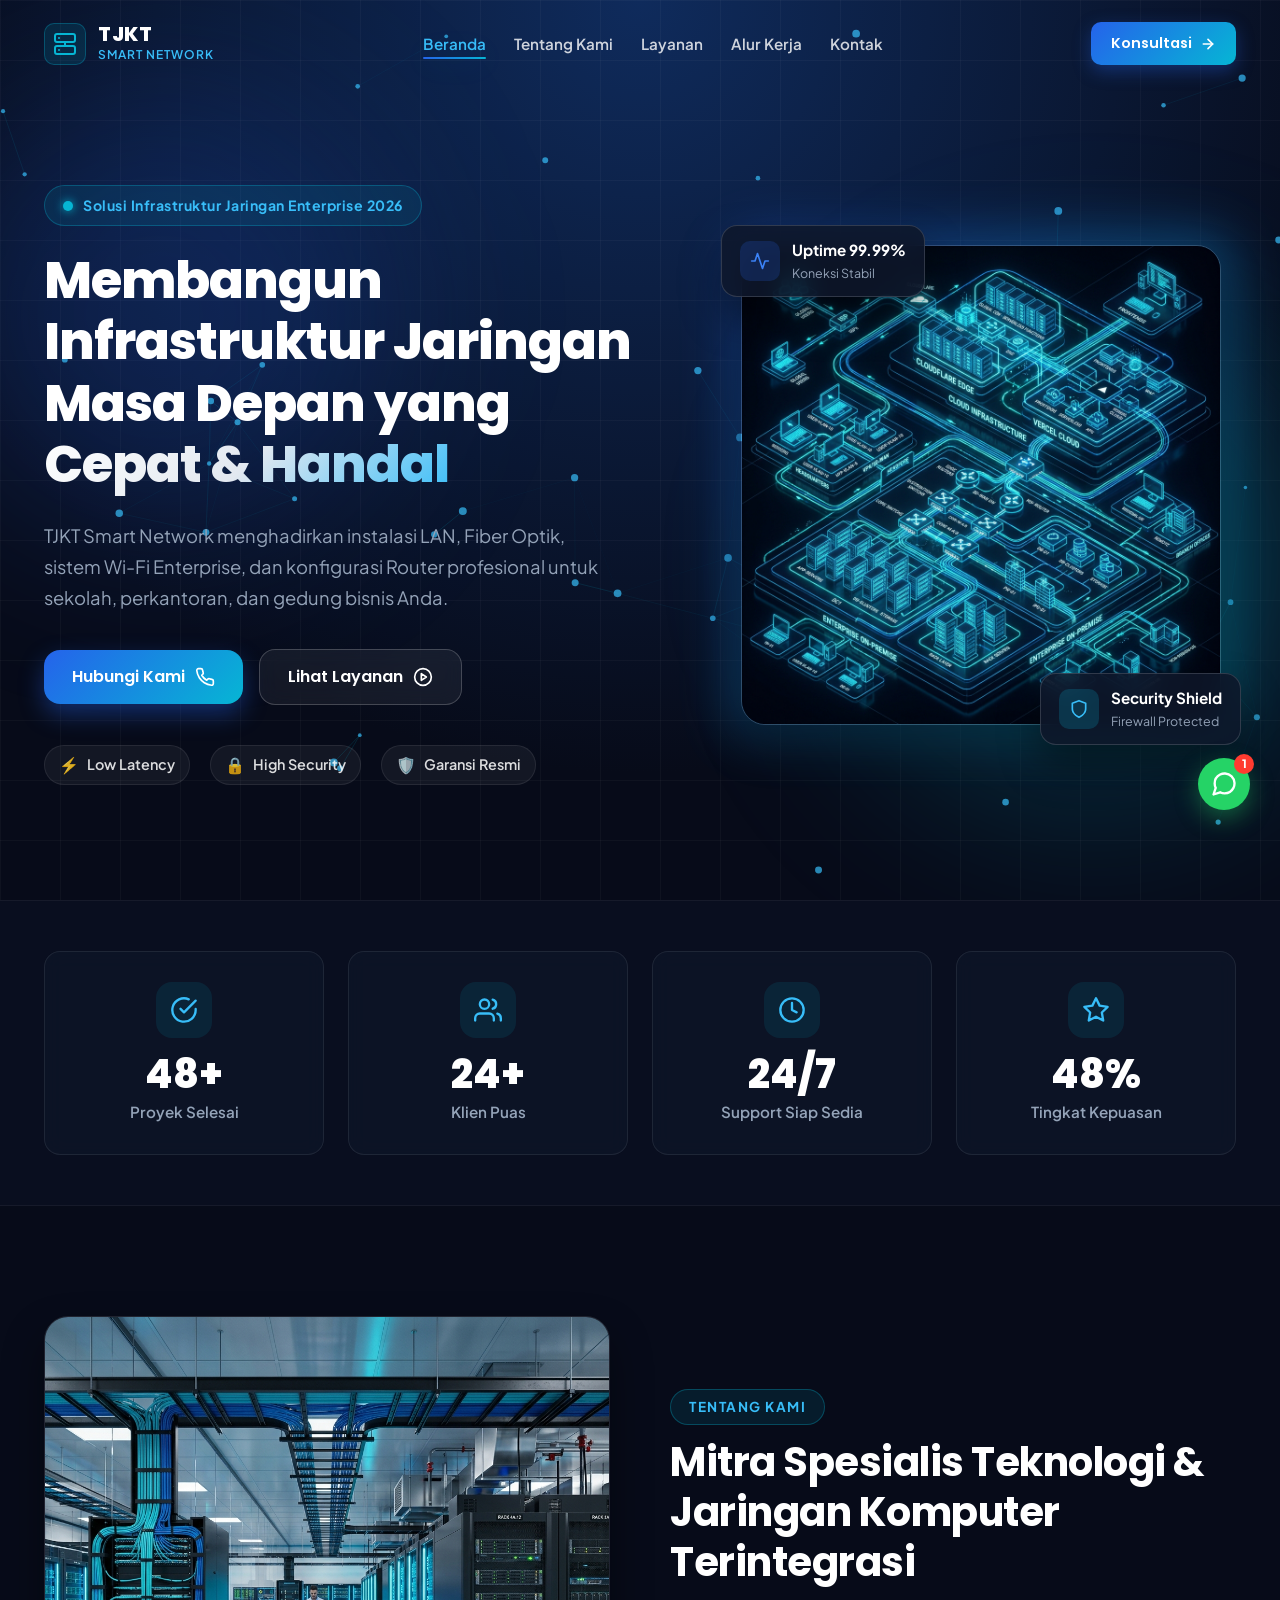
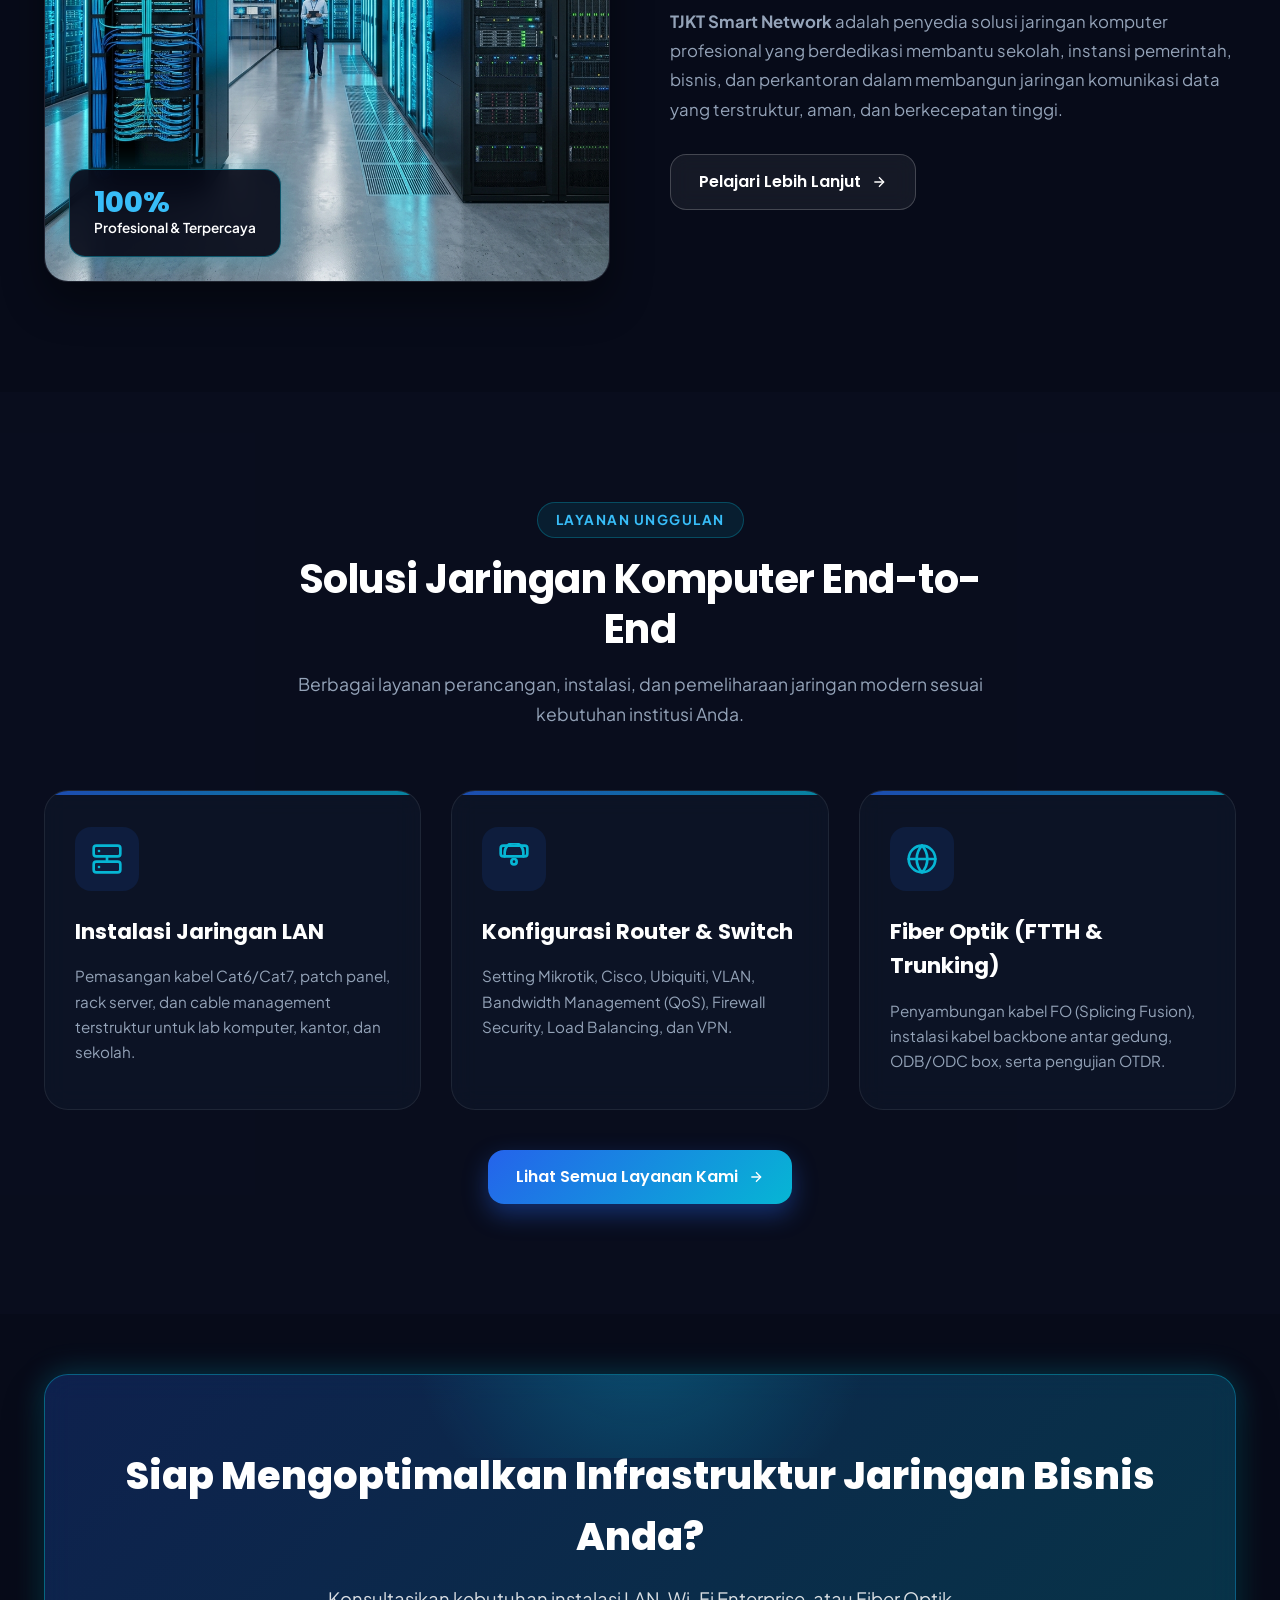
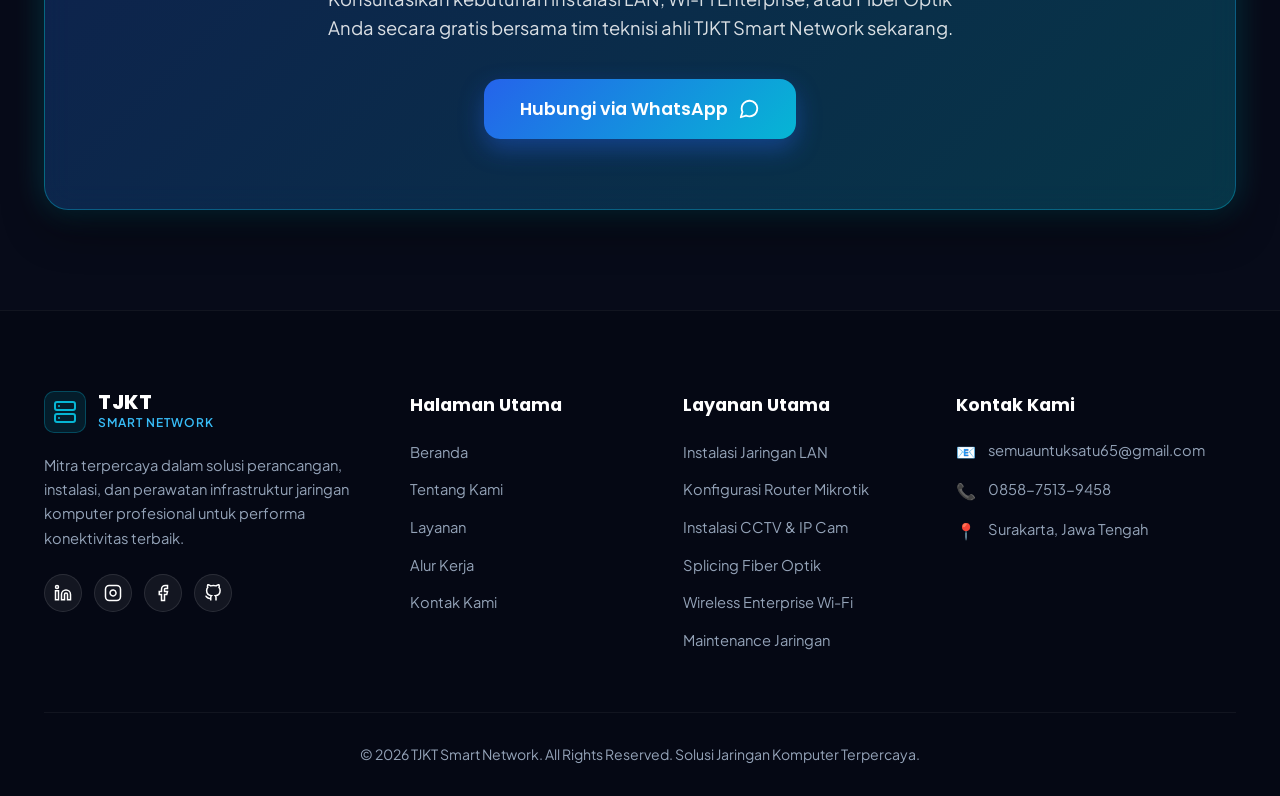
<file: index.html>
<!DOCTYPE html>
<html lang="id">

<head>
    <meta charset="UTF-8">
    <meta name="viewport" content="width=device-width, initial-scale=1.0">
    <meta name="description"
        content="TJKT Smart Network - Penyedia Solusi Infrastruktur Jaringan Komputer, Instalasi LAN, Fiber Optik, Konfigurasi Router Enterprise, dan CCTV di Surakarta.">
    <title>TJKT Smart Network - Solusi Jaringan Komputer Enterprise</title>

    <!-- Google Fonts: Plus Jakarta Sans & Poppins -->
    <link rel="preconnect" href="https://fonts.googleapis.com">
    <link rel="preconnect" href="https://fonts.gstatic.com" crossorigin>
    <link
        href="https://fonts.googleapis.com/css2?family=Plus+Jakarta+Sans:ital,wght@0,300..800;1,300..800&family=Poppins:wght@400;500;600;700;800&display=swap"
        rel="stylesheet">

    <!-- CSS External -->
    <link rel="stylesheet" href="style.css">

    <!-- JS External -->
    <script src="script.js" defer></script>
</head>

<body>

    <!-- 0. PRELOADER SCREEN -->
    <div id="preloader" class="preloader">
        <div class="preloader-content">
            <div class="network-pulse">
                <div class="pulse-ring"></div>
                <div class="pulse-ring"></div>
                <div class="logo-icon-preloader">
                    <svg xmlns="http://www.w3.org/2000/svg" viewBox="0 0 24 24" fill="none" stroke="currentColor"
                        stroke-width="2" stroke-linecap="round" stroke-linejoin="round">
                        <rect x="2" y="2" width="20" height="8" rx="2" ry="2"></rect>
                        <rect x="2" y="14" width="20" height="8" rx="2" ry="2"></rect>
                        <line x1="6" y1="6" x2="6.01" y2="6"></line>
                        <line x1="6" y1="18" x2="6.01" y2="18"></line>
                        <path d="M12 10v4"></path>
                    </svg>
                </div>
            </div>
            <h2 class="preloader-title">TJKT <span>SMART NETWORK</span></h2>
            <div class="progress-bar-container">
                <div class="progress-bar-fill" id="preloaderProgress"></div>
            </div>
            <p class="preloader-status" id="preloaderText">Inisialisasi Sistem Jaringan...</p>
        </div>
    </div>

    <!-- 1. HEADER & NAVBAR -->
    <header id="mainHeader">
        <nav class="nav-container">
            <a href="index.html" class="logo-brand" aria-label="TJKT Smart Network Beranda">
                <div class="logo-icon-wrapper">
                    <svg class="brand-icon" xmlns="http://www.w3.org/2000/svg" viewBox="0 0 24 24" fill="none"
                        stroke="currentColor" stroke-width="2" stroke-linecap="round" stroke-linejoin="round">
                        <rect x="2" y="2" width="20" height="8" rx="2" ry="2"></rect>
                        <rect x="2" y="14" width="20" height="8" rx="2" ry="2"></rect>
                        <line x1="6" y1="6" x2="6.01" y2="6"></line>
                        <line x1="6" y1="18" x2="6.01" y2="18"></line>
                        <path d="M12 10v4"></path>
                    </svg>
                </div>
                <div class="logo-text">
                    <span class="brand-name">TJKT</span>
                    <span class="brand-sub">Smart Network</span>
                </div>
            </a>

            <!-- Menu Utama Multi-Page -->
            <ul class="nav-menu" id="navMenu">
                <li><a href="index.html" class="nav-link active">Beranda</a></li>
                <li><a href="tentang.html" class="nav-link">Tentang Kami</a></li>
                <li><a href="layanan.html" class="nav-link">Layanan</a></li>
                <li><a href="alur.html" class="nav-link">Alur Kerja</a></li>
                <li><a href="kontak.html" class="nav-link">Kontak</a></li>
            </ul>

            <!-- Header Action -->
            <div class="nav-actions">
                <a href="https://wa.me/6285875139458?text=Halo%20TJKT%20Smart%20Network,%20saya%20ingin%20konsultasi%20mengenai%20layanan%20jaringan."
                    target="_blank" rel="noopener" class="btn-nav">
                    <span>Konsultasi</span>
                    <svg xmlns="http://www.w3.org/2000/svg" width="16" height="16" viewBox="0 0 24 24" fill="none"
                        stroke="currentColor" stroke-width="2.5" stroke-linecap="round" stroke-linejoin="round">
                        <line x1="5" y1="12" x2="19" y2="12"></line>
                        <polyline points="12 5 19 12 12 19"></polyline>
                    </svg>
                </a>

                <!-- Hamburger Button (Mobile) -->
                <button class="hamburger-toggle" id="hamburgerBtn" aria-label="Buka Menu Navigasi">
                    <span></span>
                    <span></span>
                    <span></span>
                </button>
            </div>
        </nav>
    </header>

    <main>
        <!-- 2. HERO SECTION -->
        <section id="beranda" class="hero-section">
            <!-- Background Elements -->
            <div class="hero-bg-grid"></div>
            <div class="hero-glow orb-1"></div>
            <div class="hero-glow orb-2"></div>
            <canvas id="particleCanvas" class="particle-canvas"></canvas>

            <div class="hero-container">
                <!-- Teks Hero -->
                <div class="hero-text-content reveal">
                    <div class="badge-label">
                        <span class="badge-dot"></span>
                        <span class="label-text">Solusi Infrastruktur Jaringan Enterprise 2026</span>
                    </div>

                    <h1 class="hero-title">
                        Membangun Infrastruktur Jaringan Masa Depan yang <span class="text-gradient">Cepat &
                            Handal</span>
                    </h1>

                    <p class="hero-description">
                        TJKT Smart Network menghadirkan instalasi LAN, Fiber Optik, sistem Wi-Fi Enterprise, dan
                        konfigurasi Router profesional untuk sekolah, perkantoran, dan gedung bisnis Anda.
                    </p>

                    <div class="hero-buttons">
                        <a href="kontak.html" class="btn btn-primary">
                            <span>Hubungi Kami</span>
                            <svg xmlns="http://www.w3.org/2000/svg" width="20" height="20" viewBox="0 0 24 24"
                                fill="none" stroke="currentColor" stroke-width="2" stroke-linecap="round"
                                stroke-linejoin="round">
                                <path
                                    d="M22 16.92v3a2 2 0 0 1-2.18 2 19.79 19.79 0 0 1-8.63-3.07 19.5 19.5 0 0 1-6-6 19.79 19.79 0 0 1-3.07-8.67A2 2 0 0 1 4.11 2h3a2 2 0 0 1 2 1.72 12.84 12.84 0 0 0 .7 2.81 2 2 0 0 1-.45 2.11L8.09 9.91a16 16 0 0 0 6 6l1.27-1.27a2 2 0 0 1 2.11-.45 12.84 12.84 0 0 0 2.81.7A2 2 0 0 1 22 16.92z">
                                </path>
                            </svg>
                        </a>
                        <a href="layanan.html" class="btn btn-secondary">
                            <span>Lihat Layanan</span>
                            <svg xmlns="http://www.w3.org/2000/svg" width="20" height="20" viewBox="0 0 24 24"
                                fill="none" stroke="currentColor" stroke-width="2" stroke-linecap="round"
                                stroke-linejoin="round">
                                <circle cx="12" cy="12" r="10"></circle>
                                <polygon points="10 8 16 12 10 16 10 8"></polygon>
                            </svg>
                        </a>
                    </div>

                    <div class="hero-features-chips">
                        <div class="chip"><span class="chip-icon">⚡</span> Low Latency</div>
                        <div class="chip"><span class="chip-icon">🔒</span> High Security</div>
                        <div class="chip"><span class="chip-icon">🛡️</span> Garansi Resmi</div>
                    </div>
                </div>

                <!-- Visual 3D Hero -->
                <div class="hero-visual reveal">
                    <div class="visual-card-wrapper">
                        <div class="visual-glow-backdrop"></div>
                        <img src="image/network_topology.png" alt="Topologi Jaringan Komputer Modern"
                            class="hero-main-img">

                        <!-- Floating Glass Badges -->
                        <div class="floating-badge badge-top-left">
                            <div class="badge-icon-bg">
                                <svg xmlns="http://www.w3.org/2000/svg" width="20" height="20" viewBox="0 0 24 24"
                                    fill="none" stroke="currentColor" stroke-width="2" stroke-linecap="round"
                                    stroke-linejoin="round">
                                    <polyline points="22 12 18 12 15 21 9 3 6 12 2 12"></polyline>
                                </svg>
                            </div>
                            <div>
                                <h4>Uptime 99.99%</h4>
                                <p>Koneksi Stabil</p>
                            </div>
                        </div>

                        <div class="floating-badge badge-bottom-right">
                            <div class="badge-icon-bg cyan">
                                <svg xmlns="http://www.w3.org/2000/svg" width="20" height="20" viewBox="0 0 24 24"
                                    fill="none" stroke="currentColor" stroke-width="2" stroke-linecap="round"
                                    stroke-linejoin="round">
                                    <path d="M12 22s8-4 8-10V5l-8-3-8 3v7c0 6 8 10 8 10z"></path>
                                </svg>
                            </div>
                            <div>
                                <h4>Security Shield</h4>
                                <p>Firewall Protected</p>
                            </div>
                        </div>
                    </div>
                </div>
            </div>
        </section>

        <!-- 3. STATISTIK SECTION -->
        <section id="statistik" class="stats-section">
            <div class="stats-container">
                <div class="stat-card reveal">
                    <div class="stat-icon">
                        <svg xmlns="http://www.w3.org/2000/svg" width="28" height="28" viewBox="0 0 24 24" fill="none"
                            stroke="currentColor" stroke-width="2" stroke-linecap="round" stroke-linejoin="round">
                            <path d="M22 11.08V12a10 10 0 1 1-5.93-9.14"></path>
                            <polyline points="22 4 12 14.01 9 11.01"></polyline>
                        </svg>
                    </div>
                    <div class="stat-number"><span class="counter" data-target="100">0</span>+</div>
                    <div class="stat-label">Proyek Selesai</div>
                </div>

                <div class="stat-card reveal">
                    <div class="stat-icon">
                        <svg xmlns="http://www.w3.org/2000/svg" width="28" height="28" viewBox="0 0 24 24" fill="none"
                            stroke="currentColor" stroke-width="2" stroke-linecap="round" stroke-linejoin="round">
                            <path d="M17 21v-2a4 4 0 0 0-4-4H5a4 4 0 0 0-4 4v2"></path>
                            <circle cx="9" cy="7" r="4"></circle>
                            <path d="M23 21v-2a4 4 0 0 0-3-3.87"></path>
                            <path d="M16 3.13a4 4 0 0 1 0 7.75"></path>
                        </svg>
                    </div>
                    <div class="stat-number"><span class="counter" data-target="50">0</span>+</div>
                    <div class="stat-label">Klien Puas</div>
                </div>

                <div class="stat-card reveal">
                    <div class="stat-icon">
                        <svg xmlns="http://www.w3.org/2000/svg" width="28" height="28" viewBox="0 0 24 24" fill="none"
                            stroke="currentColor" stroke-width="2" stroke-linecap="round" stroke-linejoin="round">
                            <circle cx="12" cy="12" r="10"></circle>
                            <polyline points="12 6 12 12 16 14"></polyline>
                        </svg>
                    </div>
                    <div class="stat-number">24/7</div>
                    <div class="stat-label">Support Siap Sedia</div>
                </div>

                <div class="stat-card reveal">
                    <div class="stat-icon">
                        <svg xmlns="http://www.w3.org/2000/svg" width="28" height="28" viewBox="0 0 24 24" fill="none"
                            stroke="currentColor" stroke-width="2" stroke-linecap="round" stroke-linejoin="round">
                            <polygon
                                points="12 2 15.09 8.26 22 9.27 17 14.14 18.18 21.02 12 17.77 5.82 21.02 7 14.14 2 9.27 8.91 8.26 12 2">
                            </polygon>
                        </svg>
                    </div>
                    <div class="stat-number"><span class="counter" data-target="99">0</span>%</div>
                    <div class="stat-label">Tingkat Kepuasan</div>
                </div>
            </div>
        </section>

        <!-- 4. RINGKASAN TENTANG KAMI -->
        <section class="about-section">
            <div class="container">
                <div class="about-grid">
                    <div class="about-image-wrapper reveal">
                        <div class="image-frame">
                            <img src="image/server_room.png" alt="Server Room TJKT Smart Network">
                            <div class="experience-card">
                                <span class="exp-number">100%</span>
                                <span class="exp-text">Profesional & Terpercaya</span>
                            </div>
                        </div>
                    </div>

                    <div class="about-content reveal">
                        <div class="section-tag">TENTANG KAMI</div>
                        <h2 class="section-title">Mitra Spesialis Teknologi & Jaringan Komputer Terintegrasi</h2>
                        <p class="section-desc">
                            <strong>TJKT Smart Network</strong> adalah penyedia solusi jaringan komputer profesional
                            yang berdedikasi membantu sekolah, instansi pemerintah, bisnis, dan perkantoran dalam
                            membangun jaringan komunikasi data yang terstruktur, aman, dan berkecepatan tinggi.
                        </p>

                        <a href="tentang.html" class="btn btn-secondary">
                            <span>Pelajari Lebih Lanjut</span>
                            <svg xmlns="http://www.w3.org/2000/svg" width="16" height="16" viewBox="0 0 24 24"
                                fill="none" stroke="currentColor" stroke-width="2">
                                <line x1="5" y1="12" x2="19" y2="12"></line>
                                <polyline points="12 5 19 12 12 19"></polyline>
                            </svg>
                        </a>
                    </div>
                </div>
            </div>
        </section>

        <!-- 5. PREVIEW LAYANAN UNGGULAN -->
        <section class="services-section">
            <div class="container">
                <div class="section-header reveal">
                    <div class="section-tag">LAYANAN UNGGULAN</div>
                    <h2 class="section-title">Solusi Jaringan Komputer End-to-End</h2>
                    <p class="section-subtitle">
                        Berbagai layanan perancangan, instalasi, dan pemeliharaan jaringan modern sesuai kebutuhan
                        institusi Anda.
                    </p>
                </div>

                <div class="services-grid">
                    <!-- Service 1: LAN -->
                    <div class="service-card reveal">
                        <div class="card-glow"></div>
                        <div class="service-icon">
                            <svg xmlns="http://www.w3.org/2000/svg" width="32" height="32" viewBox="0 0 24 24"
                                fill="none" stroke="currentColor" stroke-width="2" stroke-linecap="round"
                                stroke-linejoin="round">
                                <rect x="2" y="2" width="20" height="8" rx="2" ry="2"></rect>
                                <rect x="2" y="14" width="20" height="8" rx="2" ry="2"></rect>
                                <line x1="6" y1="6" x2="6.01" y2="6"></line>
                                <line x1="6" y1="18" x2="6.01" y2="18"></line>
                                <path d="M12 10v4"></path>
                            </svg>
                        </div>
                        <h3>Instalasi Jaringan LAN</h3>
                        <p>Pemasangan kabel Cat6/Cat7, patch panel, rack server, dan cable management terstruktur untuk
                            lab komputer, kantor, dan sekolah.</p>
                    </div>

                    <!-- Service 2: Router -->
                    <div class="service-card reveal">
                        <div class="card-glow"></div>
                        <div class="service-icon">
                            <svg xmlns="http://www.w3.org/2000/svg" width="32" height="32" viewBox="0 0 24 24"
                                fill="none" stroke="currentColor" stroke-width="2" stroke-linecap="round"
                                stroke-linejoin="round">
                                <rect x="2" y="2" width="20" height="8" rx="2" ry="2"></rect>
                                <path d="M5 10v-3a7 7 0 0 1 14 0v3"></path>
                                <circle cx="12" cy="14" r="2"></circle>
                            </svg>
                        </div>
                        <h3>Konfigurasi Router & Switch</h3>
                        <p>Setting Mikrotik, Cisco, Ubiquiti, VLAN, Bandwidth Management (QoS), Firewall Security, Load
                            Balancing, dan VPN.</p>
                    </div>

                    <!-- Service 3: Fiber Optik -->
                    <div class="service-card reveal">
                        <div class="card-glow"></div>
                        <div class="service-icon">
                            <svg xmlns="http://www.w3.org/2000/svg" width="32" height="32" viewBox="0 0 24 24"
                                fill="none" stroke="currentColor" stroke-width="2" stroke-linecap="round"
                                stroke-linejoin="round">
                                <circle cx="12" cy="12" r="10"></circle>
                                <path d="M12 2a14.5 14.5 0 0 0 0 20 14.5 14.5 0 0 0 0-20"></path>
                                <path d="M2 12h20"></path>
                            </svg>
                        </div>
                        <h3>Fiber Optik (FTTH & Trunking)</h3>
                        <p>Penyambungan kabel FO (Splicing Fusion), instalasi kabel backbone antar gedung, ODB/ODC box,
                            serta pengujian OTDR.</p>
                    </div>
                </div>

                <div class="text-center mt-5" style="text-align: center; margin-top: 40px;">
                    <a href="layanan.html" class="btn btn-primary">
                        <span>Lihat Semua Layanan Kami</span>
                        <svg xmlns="http://www.w3.org/2000/svg" width="16" height="16" viewBox="0 0 24 24" fill="none"
                            stroke="currentColor" stroke-width="2">
                            <line x1="5" y1="12" x2="19" y2="12"></line>
                            <polyline points="12 5 19 12 12 19"></polyline>
                        </svg>
                    </a>
                </div>
            </div>
        </section>

        <!-- 6. CALL TO ACTION SECTION -->
        <section class="cta-section">
            <div class="container">
                <div class="cta-box reveal">
                    <div class="cta-glow"></div>
                    <h2 class="cta-title">Siap Mengoptimalkan Infrastruktur Jaringan Bisnis Anda?</h2>
                    <p class="cta-text">
                        Konsultasikan kebutuhan instalasi LAN, Wi-Fi Enterprise, atau Fiber Optik Anda secara gratis
                        bersama tim teknisi ahli TJKT Smart Network sekarang.
                    </p>
                    <div class="cta-actions">
                        <a href="https://wa.me/6285875139458?text=Halo%20TJKT%20Smart%20Network,%20saya%20ingin%20konsultasi%20instalasi%20jaringan."
                            target="_blank" rel="noopener" class="btn btn-primary btn-large">
                            <span>Hubungi via WhatsApp</span>
                            <svg xmlns="http://www.w3.org/2000/svg" width="22" height="22" viewBox="0 0 24 24"
                                fill="none" stroke="currentColor" stroke-width="2" stroke-linecap="round"
                                stroke-linejoin="round">
                                <path
                                    d="M21 11.5a8.38 8.38 0 0 1-.9 3.8 8.5 8.5 0 0 1-7.6 4.7 8.38 8.38 0 0 1-3.8-.9L3 21l1.9-5.7a8.38 8.38 0 0 1-.9-3.8 8.5 8.5 0 0 1 4.7-7.6 8.38 8.38 0 0 1 3.8-.9h.5a8.48 8.48 0 0 1 8 8v.5z">
                                </path>
                            </svg>
                        </a>
                    </div>
                </div>
            </div>
        </section>
    </main>

    <!-- 7. FOOTER -->
    <footer class="main-footer">
        <div class="container">
            <div class="footer-grid">
                <!-- Col 1 -->
                <div class="footer-col brand-col">
                    <div class="logo-brand">
                        <div class="logo-icon-wrapper">
                            <svg class="brand-icon" xmlns="http://www.w3.org/2000/svg" viewBox="0 0 24 24" fill="none"
                                stroke="currentColor" stroke-width="2" stroke-linecap="round" stroke-linejoin="round">
                                <rect x="2" y="2" width="20" height="8" rx="2" ry="2"></rect>
                                <rect x="2" y="14" width="20" height="8" rx="2" ry="2"></rect>
                                <line x1="6" y1="6" x2="6.01" y2="6"></line>
                                <line x1="6" y1="18" x2="6.01" y2="18"></line>
                            </svg>
                        </div>
                        <div class="logo-text">
                            <span class="brand-name">TJKT</span>
                            <span class="brand-sub">Smart Network</span>
                        </div>
                    </div>
                    <p class="footer-desc">
                        Mitra terpercaya dalam solusi perancangan, instalasi, dan perawatan infrastruktur jaringan
                        komputer profesional untuk performa konektivitas terbaik.
                    </p>
                    <div class="social-links">
                        <a href="#" aria-label="LinkedIn"><svg xmlns="http://www.w3.org/2000/svg" width="18" height="18"
                                viewBox="0 0 24 24" fill="none" stroke="currentColor" stroke-width="2">
                                <path
                                    d="M16 8a6 6 0 0 1 6 6v7h-4v-7a2 2 0 0 0-2-2 2 2 0 0 0-2 2v7h-4v-7a6 6 0 0 1 6-6z">
                                </path>
                                <rect x="2" y="9" width="4" height="12"></rect>
                                <circle cx="4" cy="4" r="2"></circle>
                            </svg></a>
                        <a href="#" aria-label="Instagram"><svg xmlns="http://www.w3.org/2000/svg" width="18"
                                height="18" viewBox="0 0 24 24" fill="none" stroke="currentColor" stroke-width="2">
                                <rect x="2" y="2" width="20" height="20" rx="5" ry="5"></rect>
                                <path d="M16 11.37A4 4 0 1 1 12.63 8 4 4 0 0 1 16 11.37z"></path>
                                <line x1="17.5" y1="6.5" x2="17.51" y2="6.5"></line>
                            </svg></a>
                        <a href="#" aria-label="Facebook"><svg xmlns="http://www.w3.org/2000/svg" width="18" height="18"
                                viewBox="0 0 24 24" fill="none" stroke="currentColor" stroke-width="2">
                                <path d="M18 2h-3a5 5 0 0 0-5 5v3H7v4h3v8h4v-8h3l1-4h-4V7a1 1 0 0 1 1-1h3z"></path>
                            </svg></a>
                        <a href="#" aria-label="GitHub"><svg xmlns="http://www.w3.org/2000/svg" width="18" height="18"
                                viewBox="0 0 24 24" fill="none" stroke="currentColor" stroke-width="2">
                                <path
                                    d="M9 19c-5 1.5-5-2.5-7-3m14 6v-3.87a3.37 3.37 0 0 0-.94-2.61c3.14-.35 6.44-1.54 6.44-7A5.44 5.44 0 0 0 20 4.77 5.07 5.07 0 0 0 19.91 1S18.73.65 16 2.48a13.38 13.38 0 0 0-7 0C6.27.65 5.09 1 5.09 1A5.07 5.07 0 0 0 5 4.77a5.44 5.44 0 0 0-1.5 3.78c0 5.42 3.3 6.61 6.44 7A3.37 3.37 0 0 0 9 18.13V22">
                                </path>
                            </svg></a>
                    </div>
                </div>

                <!-- Col 2 -->
                <div class="footer-col">
                    <h4>Halaman Utama</h4>
                    <ul class="footer-links">
                        <li><a href="index.html">Beranda</a></li>
                        <li><a href="tentang.html">Tentang Kami</a></li>
                        <li><a href="layanan.html">Layanan</a></li>
                        <li><a href="alur.html">Alur Kerja</a></li>
                        <li><a href="kontak.html">Kontak Kami</a></li>
                    </ul>
                </div>

                <!-- Col 3 -->
                <div class="footer-col">
                    <h4>Layanan Utama</h4>
                    <ul class="footer-links">
                        <li><a href="layanan.html">Instalasi Jaringan LAN</a></li>
                        <li><a href="layanan.html">Konfigurasi Router Mikrotik</a></li>
                        <li><a href="layanan.html">Instalasi CCTV & IP Cam</a></li>
                        <li><a href="layanan.html">Splicing Fiber Optik</a></li>
                        <li><a href="layanan.html">Wireless Enterprise Wi-Fi</a></li>
                        <li><a href="layanan.html">Maintenance Jaringan</a></li>
                    </ul>
                </div>

                <!-- Col 4 -->
                <div class="footer-col">
                    <h4>Kontak Kami</h4>
                    <div class="footer-contact-item">
                        <span>📧</span>
                        <p>semuauntuksatu65@gmail.com</p>
                    </div>
                    <div class="footer-contact-item">
                        <span>📞</span>
                        <p>0858-7513-9458</p>
                    </div>
                    <div class="footer-contact-item">
                        <span>📍</span>
                        <p>Surakarta, Jawa Tengah</p>
                    </div>
                </div>
            </div>

            <div class="footer-bottom">
                <p>&copy; 2026 TJKT Smart Network. All Rights Reserved. Solusi Jaringan Komputer Terpercaya.</p>
            </div>
        </div>
    </footer>

    <!-- UTILITIES -->
    <button id="backToTop" class="back-to-top" aria-label="Kembali ke atas">
        <svg xmlns="http://www.w3.org/2000/svg" width="22" height="22" viewBox="0 0 24 24" fill="none"
            stroke="currentColor" stroke-width="2.5" stroke-linecap="round" stroke-linejoin="round">
            <polyline points="18 15 12 9 6 15"></polyline>
        </svg>
    </button>

    <a href="https://wa.me/6285875139458?text=Halo%20TJKT%20Smart%20Network,%20saya%20ingin%20bertanya." target="_blank"
        rel="noopener" class="whatsapp-float" aria-label="Chat WhatsApp TJKT Smart Network">
        <svg xmlns="http://www.w3.org/2000/svg" width="28" height="28" viewBox="0 0 24 24" fill="none"
            stroke="currentColor" stroke-width="2" stroke-linecap="round" stroke-linejoin="round">
            <path
                d="M21 11.5a8.38 8.38 0 0 1-.9 3.8 8.5 8.5 0 0 1-7.6 4.7 8.38 8.38 0 0 1-3.8-.9L3 21l1.9-5.7a8.38 8.38 0 0 1-.9-3.8 8.5 8.5 0 0 1 4.7-7.6 8.38 8.38 0 0 1 3.8-.9h.5a8.48 8.48 0 0 1 8 8v.5z">
            </path>
        </svg>
        <span class="wa-badge">1</span>
    </a>

</body>

</html>
</file>
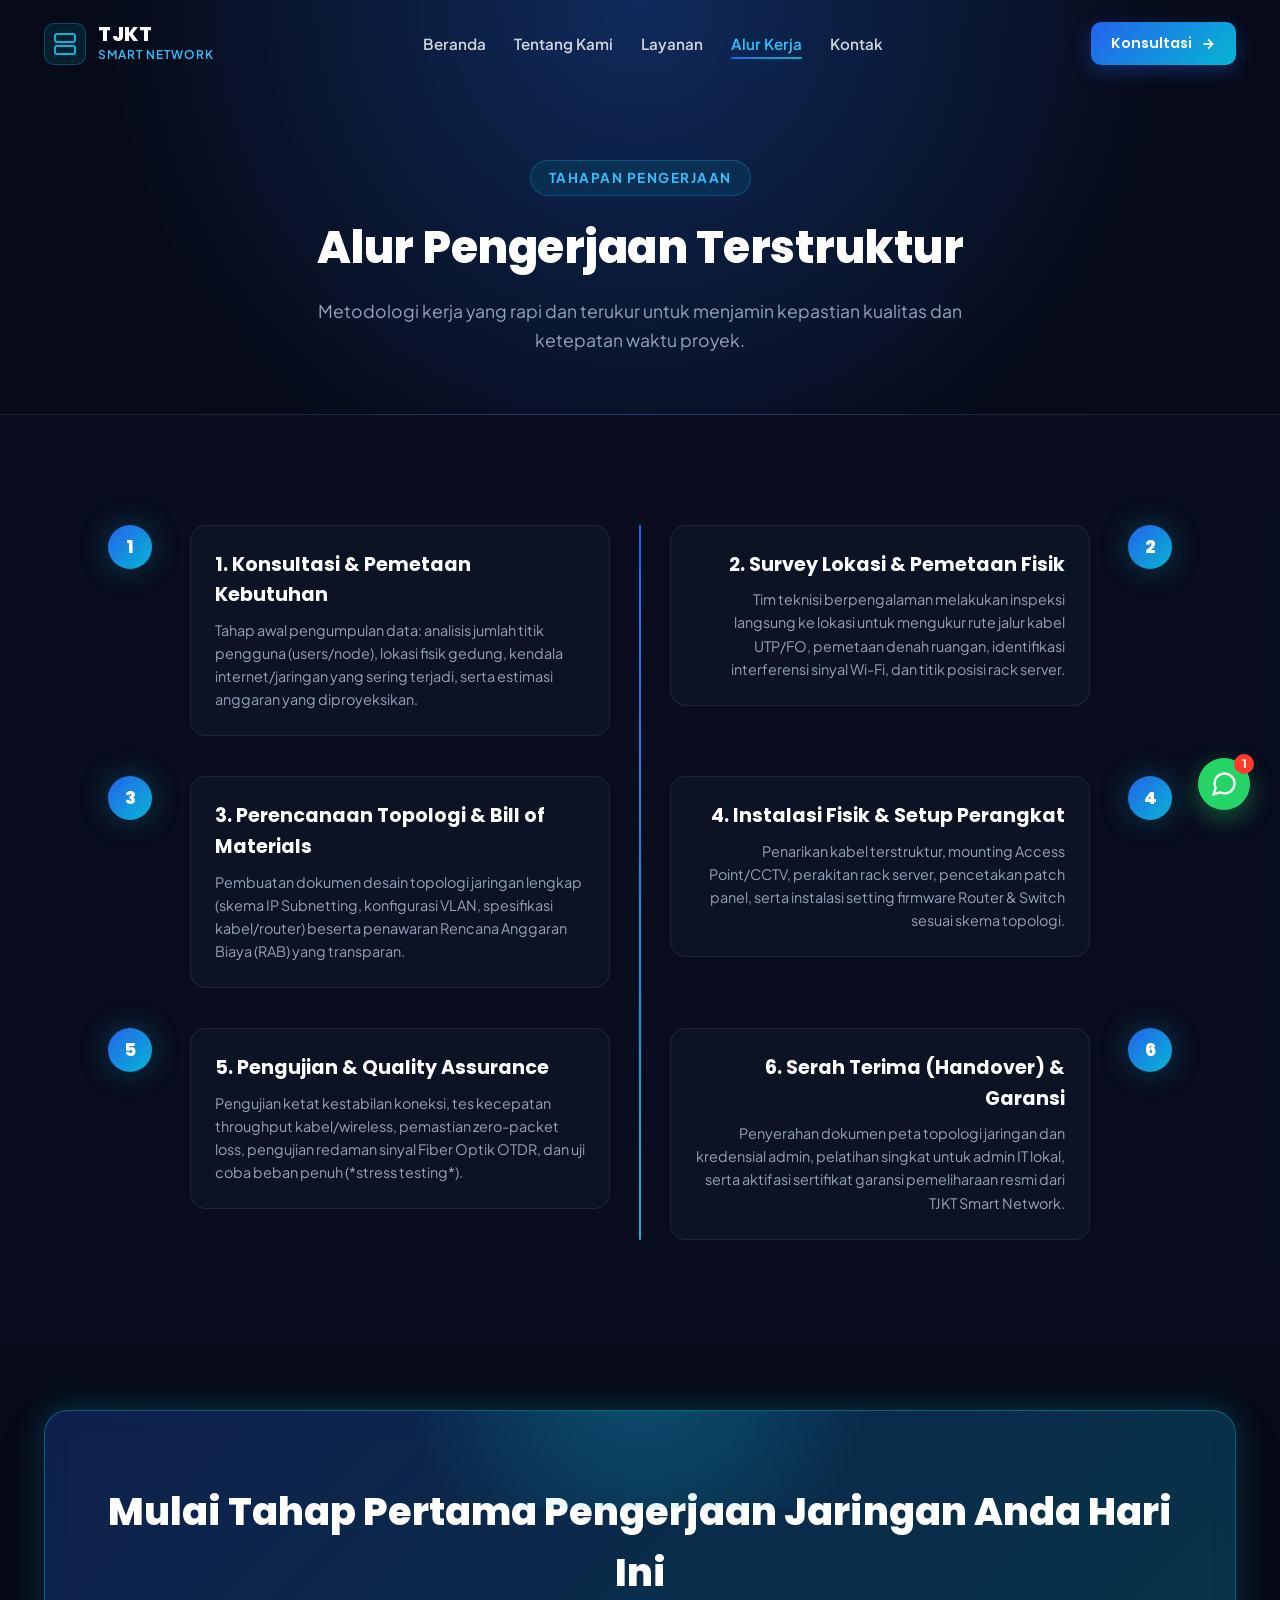
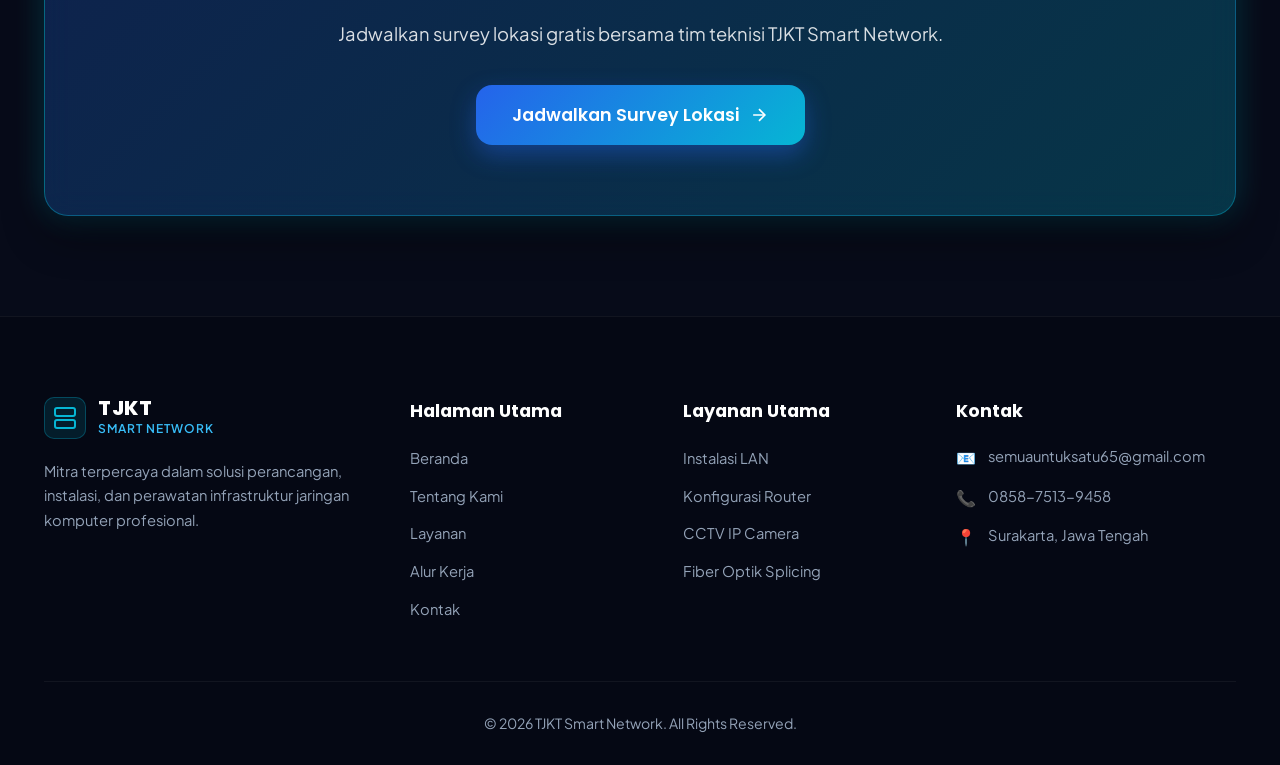
<file: alur.html>
<!DOCTYPE html>
<html lang="id">

<head>
    <meta charset="UTF-8">
    <meta name="viewport" content="width=device-width, initial-scale=1.0">
    <meta name="description"
        content="Alur Pengerjaan & Tahapan Kerja Terstruktur TJKT Smart Network - Konsultasi, Survey, Perencanaan, Instalasi, Testing, & Maintenance.">
    <title>Alur Kerja - TJKT Smart Network</title>

    <!-- Google Fonts -->
    <link rel="preconnect" href="https://fonts.googleapis.com">
    <link rel="preconnect" href="https://fonts.gstatic.com" crossorigin>
    <link
        href="https://fonts.googleapis.com/css2?family=Plus+Jakarta+Sans:ital,wght@0,300..800;1,300..800&family=Poppins:wght@400;500;600;700;800&display=swap"
        rel="stylesheet">

    <!-- CSS External -->
    <link rel="stylesheet" href="style.css">

    <!-- JS External -->
    <script src="script.js" defer></script>
</head>

<body>

    <!-- PRELOADER SCREEN -->
    <div id="preloader" class="preloader">
        <div class="preloader-content">
            <div class="network-pulse">
                <div class="pulse-ring"></div>
                <div class="pulse-ring"></div>
                <div class="logo-icon-preloader">
                    <svg xmlns="http://www.w3.org/2000/svg" viewBox="0 0 24 24" fill="none" stroke="currentColor"
                        stroke-width="2" stroke-linecap="round" stroke-linejoin="round">
                        <rect x="2" y="2" width="20" height="8" rx="2" ry="2"></rect>
                        <rect x="2" y="14" width="20" height="8" rx="2" ry="2"></rect>
                        <line x1="6" y1="6" x2="6.01" y2="6"></line>
                        <line x1="6" y1="18" x2="6.01" y2="18"></line>
                    </svg>
                </div>
            </div>
            <h2 class="preloader-title">TJKT <span>SMART NETWORK</span></h2>
            <div class="progress-bar-container">
                <div class="progress-bar-fill" id="preloaderProgress"></div>
            </div>
            <p class="preloader-status" id="preloaderText">Memuat Halaman Alur Kerja...</p>
        </div>
    </div>

    <!-- HEADER & NAVBAR -->
    <header id="mainHeader" class="scroll">
        <nav class="nav-container">
            <a href="index.html" class="logo-brand">
                <div class="logo-icon-wrapper">
                    <svg class="brand-icon" xmlns="http://www.w3.org/2000/svg" viewBox="0 0 24 24" fill="none"
                        stroke="currentColor" stroke-width="2">
                        <rect x="2" y="2" width="20" height="8" rx="2" ry="2"></rect>
                        <rect x="2" y="14" width="20" height="8" rx="2" ry="2"></rect>
                        <line x1="6" y1="6" x2="6.01" y2="6"></line>
                        <line x1="6" y1="18" x2="6.01" y2="18"></line>
                    </svg>
                </div>
                <div class="logo-text">
                    <span class="brand-name">TJKT</span>
                    <span class="brand-sub">Smart Network</span>
                </div>
            </a>

            <ul class="nav-menu" id="navMenu">
                <li><a href="index.html" class="nav-link">Beranda</a></li>
                <li><a href="tentang.html" class="nav-link">Tentang Kami</a></li>
                <li><a href="layanan.html" class="nav-link">Layanan</a></li>
                <li><a href="alur.html" class="nav-link active">Alur Kerja</a></li>
                <li><a href="kontak.html" class="nav-link">Kontak</a></li>
            </ul>

            <div class="nav-actions">
                <a href="https://wa.me/6285875139458?text=Halo%20TJKT%20Smart%20Network,%20saya%20ingin%20konsultasi."
                    target="_blank" rel="noopener" class="btn-nav">
                    <span>Konsultasi</span>
                    <svg xmlns="http://www.w3.org/2000/svg" width="16" height="16" viewBox="0 0 24 24" fill="none"
                        stroke="currentColor" stroke-width="2.5">
                        <line x1="5" y1="12" x2="19" y2="12"></line>
                        <polyline points="12 5 19 12 12 19"></polyline>
                    </svg>
                </a>
                <button class="hamburger-toggle" id="hamburgerBtn" aria-label="Buka Menu Navigasi">
                    <span></span><span></span><span></span>
                </button>
            </div>
        </nav>
    </header>

    <main>
        <!-- PAGE HEADER BANNER -->
        <section class="page-banner">
            <div class="container text-center" style="text-align: center;">
                <div class="section-tag">TAHAPAN PENGERJAAN</div>
                <h1 class="page-banner-title">Alur Pengerjaan Terstruktur</h1>
                <p class="page-banner-desc">Metodologi kerja yang rapi dan terukur untuk menjamin kepastian kualitas dan
                    ketepatan waktu proyek.</p>
            </div>
        </section>

        <!-- TIMELINE SECTION -->
        <section class="workflow-section">
            <div class="container">
                <div class="timeline-container">
                    <div class="timeline-line"></div>

                    <!-- Step 1 -->
                    <div class="timeline-step reveal">
                        <div class="step-badge">1</div>
                        <div class="step-content">
                            <h3>1. Konsultasi & Pemetaan Kebutuhan</h3>
                            <p>Tahap awal pengumpulan data: analisis jumlah titik pengguna (users/node), lokasi fisik
                                gedung, kendala internet/jaringan yang sering terjadi, serta estimasi anggaran yang
                                diproyeksikan.</p>
                        </div>
                    </div>

                    <!-- Step 2 -->
                    <div class="timeline-step reveal">
                        <div class="step-badge">2</div>
                        <div class="step-content">
                            <h3>2. Survey Lokasi & Pemetaan Fisik</h3>
                            <p>Tim teknisi berpengalaman melakukan inspeksi langsung ke lokasi untuk mengukur rute jalur
                                kabel UTP/FO, pemetaan denah ruangan, identifikasi interferensi sinyal Wi-Fi, dan titik
                                posisi rack server.</p>
                        </div>
                    </div>

                    <!-- Step 3 -->
                    <div class="timeline-step reveal">
                        <div class="step-badge">3</div>
                        <div class="step-content">
                            <h3>3. Perencanaan Topologi & Bill of Materials</h3>
                            <p>Pembuatan dokumen desain topologi jaringan lengkap (skema IP Subnetting, konfigurasi
                                VLAN, spesifikasi kabel/router) beserta penawaran Rencana Anggaran Biaya (RAB) yang
                                transparan.</p>
                        </div>
                    </div>

                    <!-- Step 4 -->
                    <div class="timeline-step reveal">
                        <div class="step-badge">4</div>
                        <div class="step-content">
                            <h3>4. Instalasi Fisik & Setup Perangkat</h3>
                            <p>Penarikan kabel terstruktur, mounting Access Point/CCTV, perakitan rack server,
                                pencetakan patch panel, serta instalasi setting firmware Router & Switch sesuai skema
                                topologi.</p>
                        </div>
                    </div>

                    <!-- Step 5 -->
                    <div class="timeline-step reveal">
                        <div class="step-badge">5</div>
                        <div class="step-content">
                            <h3>5. Pengujian & Quality Assurance</h3>
                            <p>Pengujian ketat kestabilan koneksi, tes kecepatan throughput kabel/wireless, pemastian
                                zero-packet loss, pengujian redaman sinyal Fiber Optik OTDR, dan uji coba beban penuh
                                (*stress testing*).</p>
                        </div>
                    </div>

                    <!-- Step 6 -->
                    <div class="timeline-step reveal">
                        <div class="step-badge">6</div>
                        <div class="step-content">
                            <h3>6. Serah Terima (Handover) & Garansi</h3>
                            <p>Penyerahan dokumen peta topologi jaringan dan kredensial admin, pelatihan singkat untuk
                                admin IT lokal, serta aktifasi sertifikat garansi pemeliharaan resmi dari TJKT Smart
                                Network.</p>
                        </div>
                    </div>
                </div>
            </div>
        </section>

        <!-- CTA SECTION -->
        <section class="cta-section">
            <div class="container">
                <div class="cta-box reveal">
                    <div class="cta-glow"></div>
                    <h2 class="cta-title">Mulai Tahap Pertama Pengerjaan Jaringan Anda Hari Ini</h2>
                    <p class="cta-text">Jadwalkan survey lokasi gratis bersama tim teknisi TJKT Smart Network.</p>
                    <div class="cta-actions">
                        <a href="kontak.html" class="btn btn-primary btn-large">
                            <span>Jadwalkan Survey Lokasi</span>
                            <svg xmlns="http://www.w3.org/2000/svg" width="20" height="20" viewBox="0 0 24 24"
                                fill="none" stroke="currentColor" stroke-width="2">
                                <line x1="5" y1="12" x2="19" y2="12"></line>
                                <polyline points="12 5 19 12 12 19"></polyline>
                            </svg>
                        </a>
                    </div>
                </div>
            </div>
        </section>
    </main>

    <!-- FOOTER -->
    <footer class="main-footer">
        <div class="container">
            <div class="footer-grid">
                <div class="footer-col brand-col">
                    <div class="logo-brand">
                        <div class="logo-icon-wrapper">
                            <svg class="brand-icon" xmlns="http://www.w3.org/2000/svg" viewBox="0 0 24 24" fill="none"
                                stroke="currentColor" stroke-width="2">
                                <rect x="2" y="2" width="20" height="8" rx="2" ry="2"></rect>
                                <rect x="2" y="14" width="20" height="8" rx="2" ry="2"></rect>
                            </svg>
                        </div>
                        <div class="logo-text">
                            <span class="brand-name">TJKT</span>
                            <span class="brand-sub">Smart Network</span>
                        </div>
                    </div>
                    <p class="footer-desc">Mitra terpercaya dalam solusi perancangan, instalasi, dan perawatan
                        infrastruktur jaringan komputer profesional.</p>
                </div>

                <div class="footer-col">
                    <h4>Halaman Utama</h4>
                    <ul class="footer-links">
                        <li><a href="index.html">Beranda</a></li>
                        <li><a href="tentang.html">Tentang Kami</a></li>
                        <li><a href="layanan.html">Layanan</a></li>
                        <li><a href="alur.html">Alur Kerja</a></li>
                        <li><a href="kontak.html">Kontak</a></li>
                    </ul>
                </div>

                <div class="footer-col">
                    <h4>Layanan Utama</h4>
                    <ul class="footer-links">
                        <li><a href="layanan.html">Instalasi LAN</a></li>
                        <li><a href="layanan.html">Konfigurasi Router</a></li>
                        <li><a href="layanan.html">CCTV IP Camera</a></li>
                        <li><a href="layanan.html">Fiber Optik Splicing</a></li>
                    </ul>
                </div>

                <div class="footer-col">
                    <h4>Kontak</h4>
                    <div class="footer-contact-item"><span>📧</span>
                        <p>semuauntuksatu65@gmail.com</p>
                    </div>
                    <div class="footer-contact-item"><span>📞</span>
                        <p>0858-7513-9458</p>
                    </div>
                    <div class="footer-contact-item"><span>📍</span>
                        <p>Surakarta, Jawa Tengah</p>
                    </div>
                </div>
            </div>

            <div class="footer-bottom">
                <p>&copy; 2026 TJKT Smart Network. All Rights Reserved.</p>
            </div>
        </div>
    </footer>

    <!-- UTILITIES -->
    <button id="backToTop" class="back-to-top" aria-label="Kembali ke atas">
        <svg xmlns="http://www.w3.org/2000/svg" width="22" height="22" viewBox="0 0 24 24" fill="none"
            stroke="currentColor" stroke-width="2.5">
            <polyline points="18 15 12 9 6 15"></polyline>
        </svg>
    </button>
    <a href="https://wa.me/6285875139458?text=Halo%20TJKT%20Smart%20Network," target="_blank" rel="noopener"
        class="whatsapp-float" aria-label="Chat WhatsApp">
        <svg xmlns="http://www.w3.org/2000/svg" width="28" height="28" viewBox="0 0 24 24" fill="none"
            stroke="currentColor" stroke-width="2">
            <path
                d="M21 11.5a8.38 8.38 0 0 1-.9 3.8 8.5 8.5 0 0 1-7.6 4.7 8.38 8.38 0 0 1-3.8-.9L3 21l1.9-5.7a8.38 8.38 0 0 1-.9-3.8 8.5 8.5 0 0 1 4.7-7.6 8.38 8.38 0 0 1 3.8-.9h.5a8.48 8.48 0 0 1 8 8v.5z">
            </path>
        </svg>
        <span class="wa-badge">1</span>
    </a>

</body>

</html>
</file>
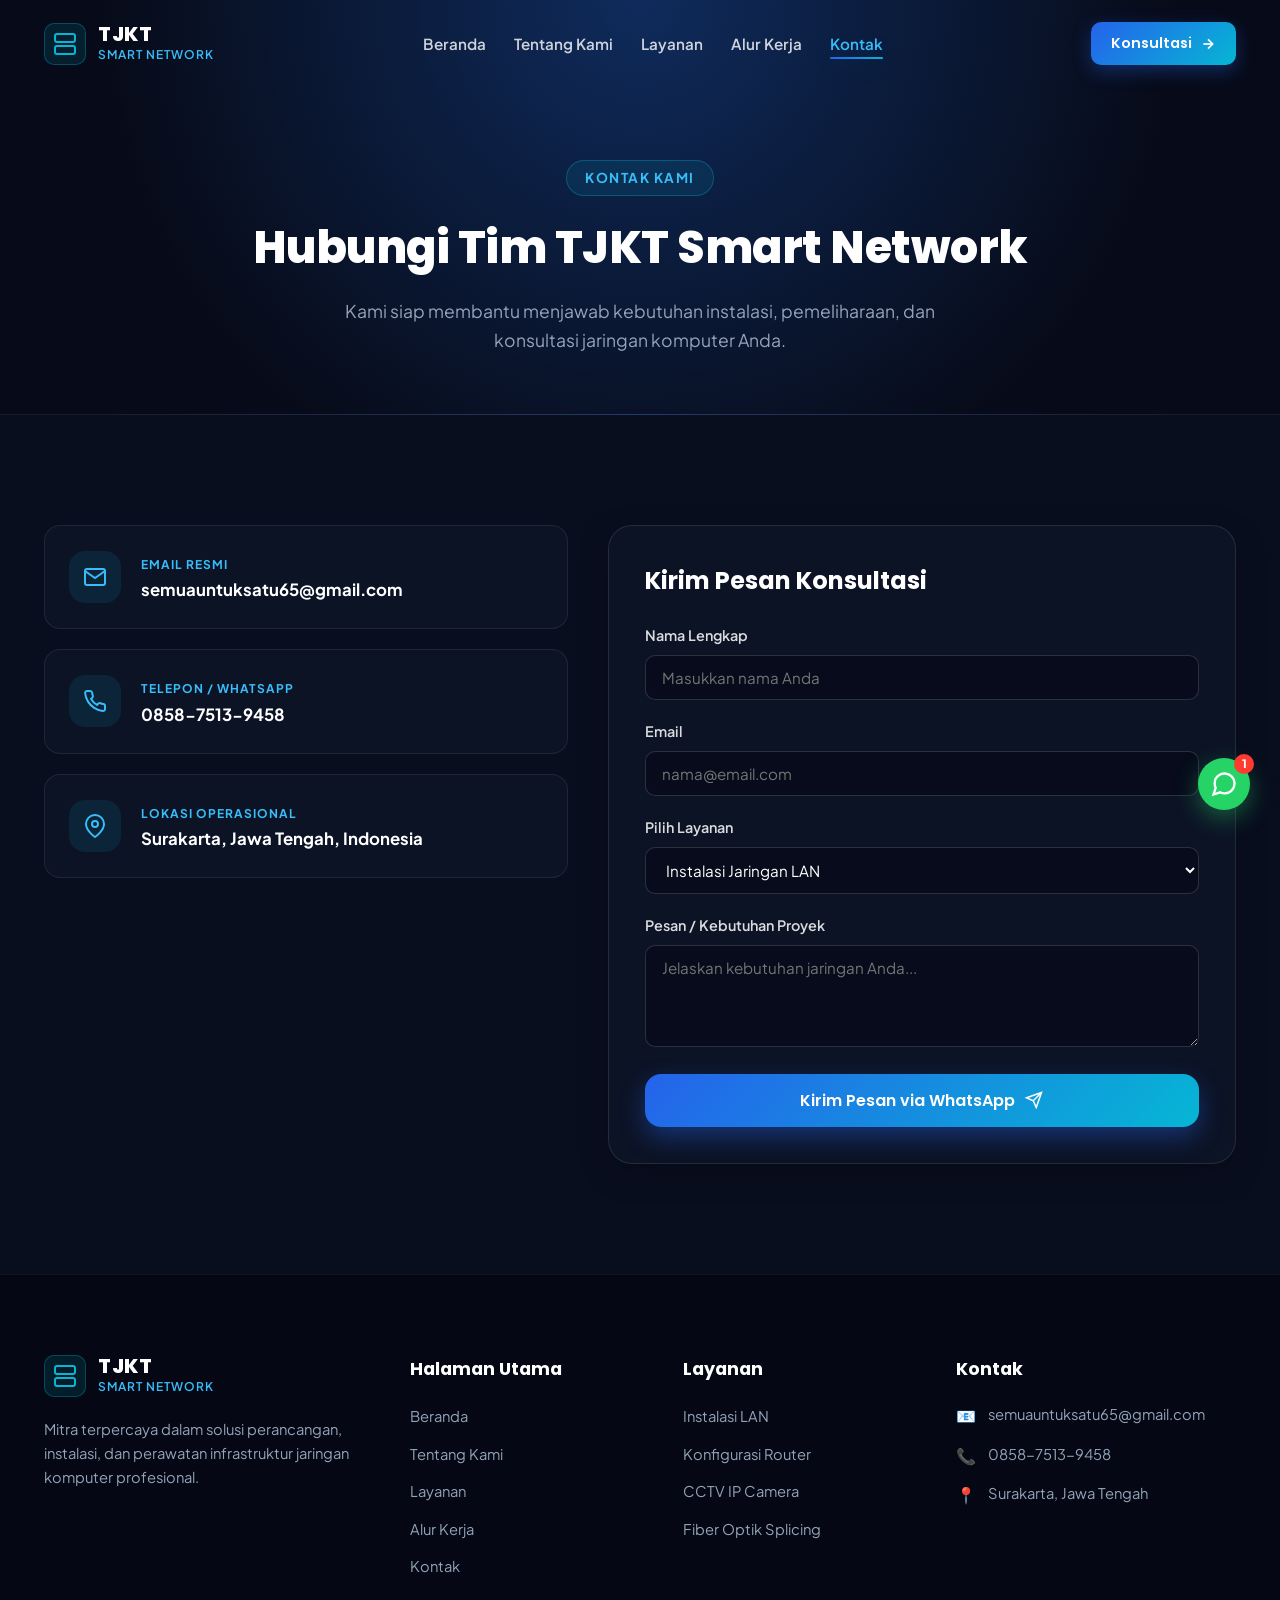
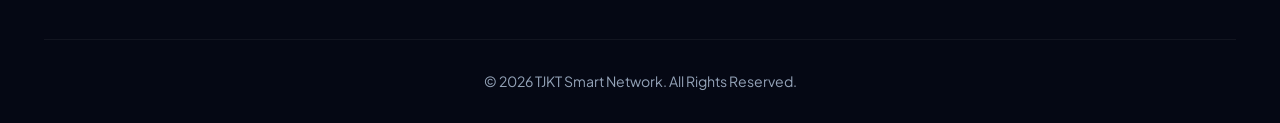
<file: kontak.html>
<!DOCTYPE html>
<html lang="id">

<head>
    <meta charset="UTF-8">
    <meta name="viewport" content="width=device-width, initial-scale=1.0">
    <meta name="description"
        content="Hubungi TJKT Smart Network - Layanan Konsultasi & Informasi Jaringan Komputer di Surakarta. Email: semuauntuksatu65@gmail.com, Telp: 0858-7513-9458.">
    <title>Hubungi Kami - TJKT Smart Network</title>

    <!-- Google Fonts -->
    <link rel="preconnect" href="https://fonts.googleapis.com">
    <link rel="preconnect" href="https://fonts.gstatic.com" crossorigin>
    <link
        href="https://fonts.googleapis.com/css2?family=Plus+Jakarta+Sans:ital,wght@0,300..800;1,300..800&family=Poppins:wght@400;500;600;700;800&display=swap"
        rel="stylesheet">

    <!-- CSS External -->
    <link rel="stylesheet" href="style.css">

    <!-- JS External -->
    <script src="script.js" defer></script>
</head>

<body>

    <!-- PRELOADER SCREEN -->
    <div id="preloader" class="preloader">
        <div class="preloader-content">
            <div class="network-pulse">
                <div class="pulse-ring"></div>
                <div class="pulse-ring"></div>
                <div class="logo-icon-preloader">
                    <svg xmlns="http://www.w3.org/2000/svg" viewBox="0 0 24 24" fill="none" stroke="currentColor"
                        stroke-width="2" stroke-linecap="round" stroke-linejoin="round">
                        <rect x="2" y="2" width="20" height="8" rx="2" ry="2"></rect>
                        <rect x="2" y="14" width="20" height="8" rx="2" ry="2"></rect>
                        <line x1="6" y1="6" x2="6.01" y2="6"></line>
                        <line x1="6" y1="18" x2="6.01" y2="18"></line>
                    </svg>
                </div>
            </div>
            <h2 class="preloader-title">TJKT <span>SMART NETWORK</span></h2>
            <div class="progress-bar-container">
                <div class="progress-bar-fill" id="preloaderProgress"></div>
            </div>
            <p class="preloader-status" id="preloaderText">Memuat Halaman Kontak...</p>
        </div>
    </div>

    <!-- HEADER & NAVBAR -->
    <header id="mainHeader" class="scroll">
        <nav class="nav-container">
            <a href="index.html" class="logo-brand">
                <div class="logo-icon-wrapper">
                    <svg class="brand-icon" xmlns="http://www.w3.org/2000/svg" viewBox="0 0 24 24" fill="none"
                        stroke="currentColor" stroke-width="2">
                        <rect x="2" y="2" width="20" height="8" rx="2" ry="2"></rect>
                        <rect x="2" y="14" width="20" height="8" rx="2" ry="2"></rect>
                        <line x1="6" y1="6" x2="6.01" y2="6"></line>
                        <line x1="6" y1="18" x2="6.01" y2="18"></line>
                    </svg>
                </div>
                <div class="logo-text">
                    <span class="brand-name">TJKT</span>
                    <span class="brand-sub">Smart Network</span>
                </div>
            </a>

            <ul class="nav-menu" id="navMenu">
                <li><a href="index.html" class="nav-link">Beranda</a></li>
                <li><a href="tentang.html" class="nav-link">Tentang Kami</a></li>
                <li><a href="layanan.html" class="nav-link">Layanan</a></li>
                <li><a href="alur.html" class="nav-link">Alur Kerja</a></li>
                <li><a href="kontak.html" class="nav-link active">Kontak</a></li>
            </ul>

            <div class="nav-actions">
                <a href="https://wa.me/6285875139458?text=Halo%20TJKT%20Smart%20Network,%20saya%20ingin%20konsultasi."
                    target="_blank" rel="noopener" class="btn-nav">
                    <span>Konsultasi</span>
                    <svg xmlns="http://www.w3.org/2000/svg" width="16" height="16" viewBox="0 0 24 24" fill="none"
                        stroke="currentColor" stroke-width="2.5">
                        <line x1="5" y1="12" x2="19" y2="12"></line>
                        <polyline points="12 5 19 12 12 19"></polyline>
                    </svg>
                </a>
                <button class="hamburger-toggle" id="hamburgerBtn" aria-label="Buka Menu Navigasi">
                    <span></span><span></span><span></span>
                </button>
            </div>
        </nav>
    </header>

    <main>
        <!-- PAGE HEADER BANNER -->
        <section class="page-banner">
            <div class="container text-center" style="text-align: center;">
                <div class="section-tag">KONTAK KAMI</div>
                <h1 class="page-banner-title">Hubungi Tim TJKT Smart Network</h1>
                <p class="page-banner-desc">Kami siap membantu menjawab kebutuhan instalasi, pemeliharaan, dan
                    konsultasi jaringan komputer Anda.</p>
            </div>
        </section>

        <!-- KONTAK SECTION -->
        <section class="contact-section">
            <div class="container">
                <div class="contact-grid">
                    <!-- Info Box -->
                    <div class="contact-info-cards reveal">
                        <div class="c-card">
                            <div class="c-icon">
                                <svg xmlns="http://www.w3.org/2000/svg" width="24" height="24" viewBox="0 0 24 24"
                                    fill="none" stroke="currentColor" stroke-width="2">
                                    <path
                                        d="M4 4h16c1.1 0 2 .9 2 2v12c0 1.1-.9 2-2 2H4c-1.1 0-2-.9-2-2V6c0-1.1.9-2 2-2z">
                                    </path>
                                    <polyline points="22,6 12,13 2,6"></polyline>
                                </svg>
                            </div>
                            <div class="c-detail">
                                <span>EMAIL RESMI</span>
                                <h4>semuauntuksatu65@gmail.com</h4>
                            </div>
                        </div>

                        <div class="c-card">
                            <div class="c-icon">
                                <svg xmlns="http://www.w3.org/2000/svg" width="24" height="24" viewBox="0 0 24 24"
                                    fill="none" stroke="currentColor" stroke-width="2">
                                    <path
                                        d="M22 16.92v3a2 2 0 0 1-2.18 2 19.79 19.79 0 0 1-8.63-3.07 19.5 19.5 0 0 1-6-6 19.79 19.79 0 0 1-3.07-8.67A2 2 0 0 1 4.11 2h3a2 2 0 0 1 2 1.72 12.84 12.84 0 0 0 .7 2.81 2 2 0 0 1-.45 2.11L8.09 9.91a16 16 0 0 0 6 6l1.27-1.27a2 2 0 0 1 2.11-.45 12.84 12.84 0 0 0 2.81.7A2 2 0 0 1 22 16.92z">
                                    </path>
                                </svg>
                            </div>
                            <div class="c-detail">
                                <span>TELEPON / WHATSAPP</span>
                                <h4>0858-7513-9458</h4>
                            </div>
                        </div>

                        <div class="c-card">
                            <div class="c-icon">
                                <svg xmlns="http://www.w3.org/2000/svg" width="24" height="24" viewBox="0 0 24 24"
                                    fill="none" stroke="currentColor" stroke-width="2">
                                    <path d="M21 10c0 7-9 13-9 13s-9-6-9-13a9 9 0 0 1 18 0z"></path>
                                    <circle cx="12" cy="10" r="3"></circle>
                                </svg>
                            </div>
                            <div class="c-detail">
                                <span>LOKASI OPERASIONAL</span>
                                <h4>Surakarta, Jawa Tengah, Indonesia</h4>
                            </div>
                        </div>
                    </div>

                    <!-- Form Pesan Direct -->
                    <div class="contact-form-wrapper reveal">
                        <form id="contactForm" class="contact-form">
                            <h3>Kirim Pesan Konsultasi</h3>
                            <div class="form-group">
                                <label for="formName">Nama Lengkap</label>
                                <input type="text" id="formName" placeholder="Masukkan nama Anda" required>
                            </div>
                            <div class="form-group">
                                <label for="formEmail">Email</label>
                                <input type="email" id="formEmail" placeholder="nama@email.com" required>
                            </div>
                            <div class="form-group">
                                <label for="formService">Pilih Layanan</label>
                                <select id="formService">
                                    <option value="Instalasi LAN">Instalasi Jaringan LAN</option>
                                    <option value="Konfigurasi Router">Konfigurasi Router & Switch</option>
                                    <option value="Instalasi CCTV">Instalasi CCTV & Keamanan</option>
                                    <option value="Fiber Optik">Fiber Optik (FTTH & Splicing)</option>
                                    <option value="Wireless Network">Wireless Network Enterprise</option>
                                    <option value="Maintenance">Maintenance & Audit Jaringan</option>
                                </select>
                            </div>
                            <div class="form-group">
                                <label for="formMessage">Pesan / Kebutuhan Proyek</label>
                                <textarea id="formMessage" rows="4" placeholder="Jelaskan kebutuhan jaringan Anda..."
                                    required></textarea>
                            </div>
                            <button type="submit" class="btn btn-primary btn-block">
                                <span>Kirim Pesan via WhatsApp</span>
                                <svg xmlns="http://www.w3.org/2000/svg" width="18" height="18" viewBox="0 0 24 24"
                                    fill="none" stroke="currentColor" stroke-width="2">
                                    <line x1="22" y1="2" x2="11" y2="13"></line>
                                    <polygon points="22 2 15 22 11 13 2 9 22 2"></polygon>
                                </svg>
                            </button>
                        </form>
                    </div>
                </div>
            </div>
        </section>
    </main>

    <!-- FOOTER -->
    <footer class="main-footer">
        <div class="container">
            <div class="footer-grid">
                <div class="footer-col brand-col">
                    <div class="logo-brand">
                        <div class="logo-icon-wrapper">
                            <svg class="brand-icon" xmlns="http://www.w3.org/2000/svg" viewBox="0 0 24 24" fill="none"
                                stroke="currentColor" stroke-width="2">
                                <rect x="2" y="2" width="20" height="8" rx="2" ry="2"></rect>
                                <rect x="2" y="14" width="20" height="8" rx="2" ry="2"></rect>
                            </svg>
                        </div>
                        <div class="logo-text">
                            <span class="brand-name">TJKT</span>
                            <span class="brand-sub">Smart Network</span>
                        </div>
                    </div>
                    <p class="footer-desc">Mitra terpercaya dalam solusi perancangan, instalasi, dan perawatan
                        infrastruktur jaringan komputer profesional.</p>
                </div>

                <div class="footer-col">
                    <h4>Halaman Utama</h4>
                    <ul class="footer-links">
                        <li><a href="index.html">Beranda</a></li>
                        <li><a href="tentang.html">Tentang Kami</a></li>
                        <li><a href="layanan.html">Layanan</a></li>
                        <li><a href="alur.html">Alur Kerja</a></li>
                        <li><a href="kontak.html">Kontak</a></li>
                    </ul>
                </div>

                <div class="footer-col">
                    <h4>Layanan</h4>
                    <ul class="footer-links">
                        <li><a href="layanan.html">Instalasi LAN</a></li>
                        <li><a href="layanan.html">Konfigurasi Router</a></li>
                        <li><a href="layanan.html">CCTV IP Camera</a></li>
                        <li><a href="layanan.html">Fiber Optik Splicing</a></li>
                    </ul>
                </div>

                <div class="footer-col">
                    <h4>Kontak</h4>
                    <div class="footer-contact-item"><span>📧</span>
                        <p>semuauntuksatu65@gmail.com</p>
                    </div>
                    <div class="footer-contact-item"><span>📞</span>
                        <p>0858-7513-9458</p>
                    </div>
                    <div class="footer-contact-item"><span>📍</span>
                        <p>Surakarta, Jawa Tengah</p>
                    </div>
                </div>
            </div>

            <div class="footer-bottom">
                <p>&copy; 2026 TJKT Smart Network. All Rights Reserved.</p>
            </div>
        </div>
    </footer>

    <!-- UTILITIES -->
    <button id="backToTop" class="back-to-top" aria-label="Kembali ke atas">
        <svg xmlns="http://www.w3.org/2000/svg" width="22" height="22" viewBox="0 0 24 24" fill="none"
            stroke="currentColor" stroke-width="2.5">
            <polyline points="18 15 12 9 6 15"></polyline>
        </svg>
    </button>
    <a href="https://wa.me/6285875139458?text=Halo%20TJKT%20Smart%20Network," target="_blank" rel="noopener"
        class="whatsapp-float" aria-label="Chat WhatsApp">
        <svg xmlns="http://www.w3.org/2000/svg" width="28" height="28" viewBox="0 0 24 24" fill="none"
            stroke="currentColor" stroke-width="2">
            <path
                d="M21 11.5a8.38 8.38 0 0 1-.9 3.8 8.5 8.5 0 0 1-7.6 4.7 8.38 8.38 0 0 1-3.8-.9L3 21l1.9-5.7a8.38 8.38 0 0 1-.9-3.8 8.5 8.5 0 0 1 4.7-7.6 8.38 8.38 0 0 1 3.8-.9h.5a8.48 8.48 0 0 1 8 8v.5z">
            </path>
        </svg>
        <span class="wa-badge">1</span>
    </a>

</body>

</html>
</file>
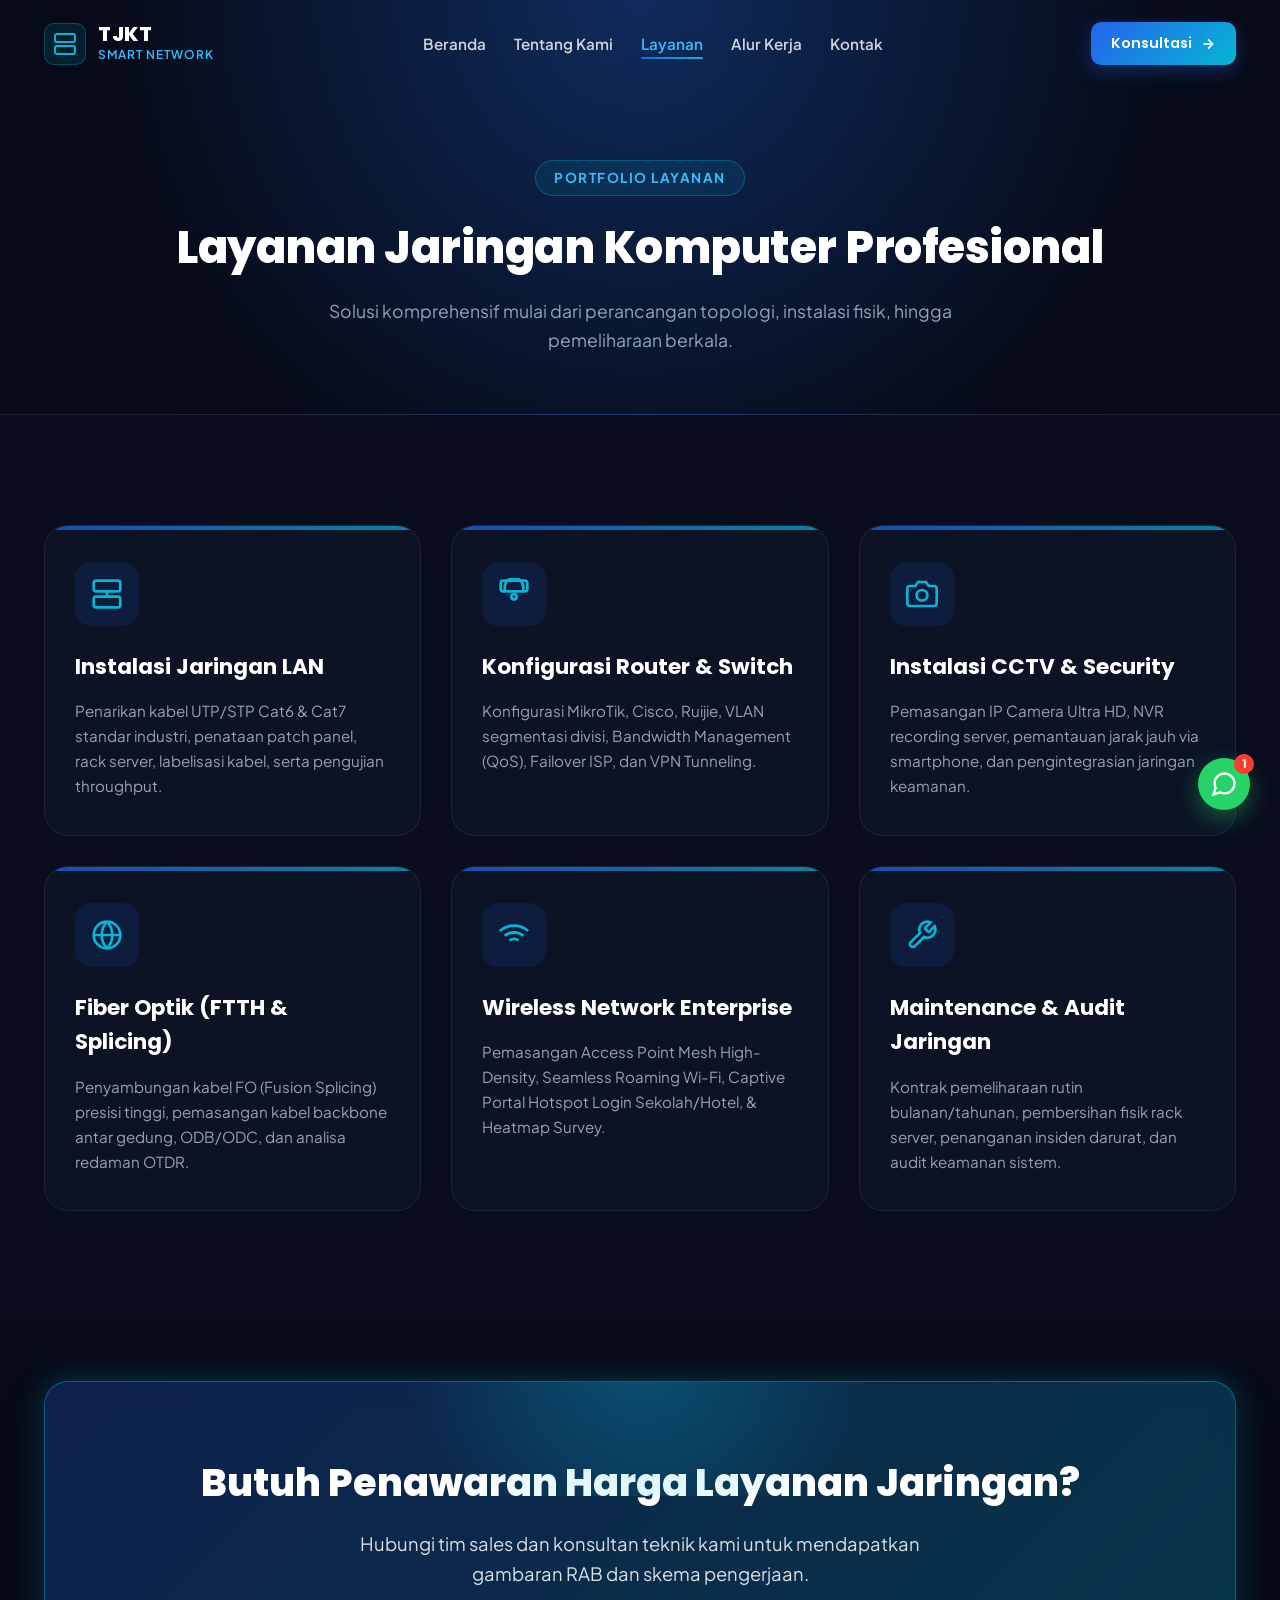
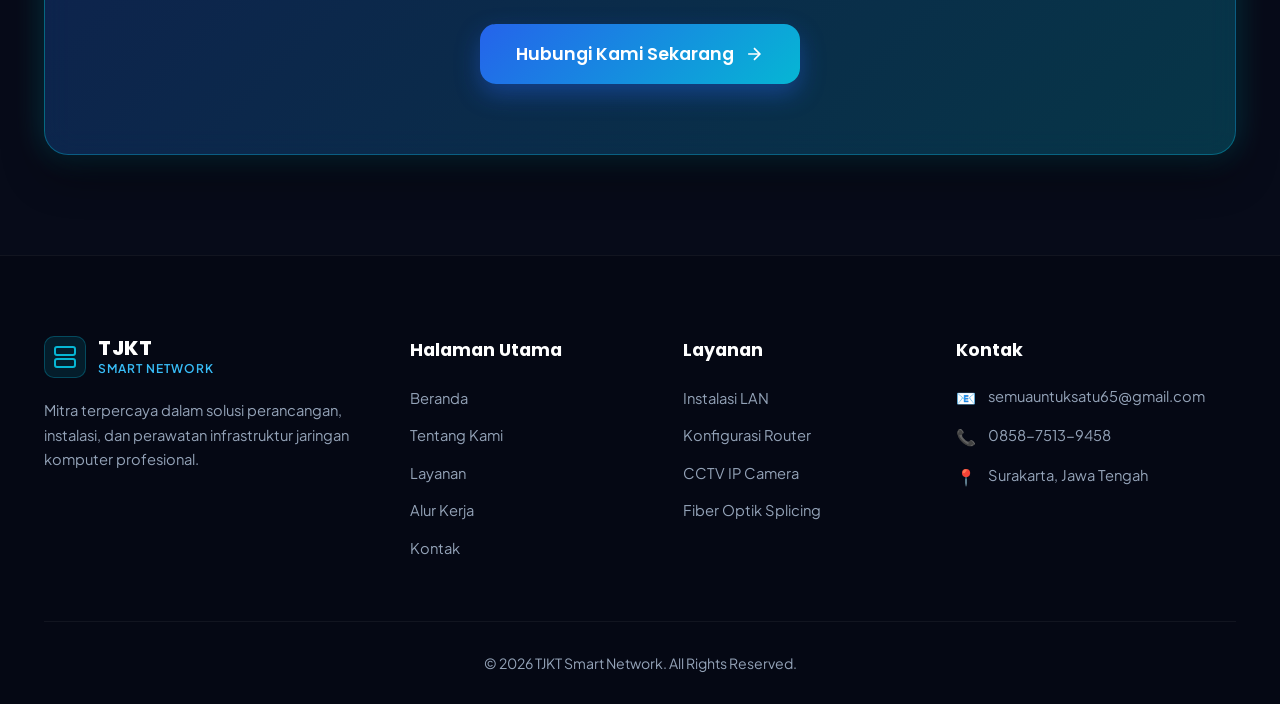
<file: layanan.html>
<!DOCTYPE html>
<html lang="id">

<head>
    <meta charset="UTF-8">
    <meta name="viewport" content="width=device-width, initial-scale=1.0">
    <meta name="description" content="Layanan Jaringan Komputer TJKT Smart Network - Instalasi LAN, Konfigurasi Router, CCTV, Fiber Optik, Wi-Fi Enterprise, dan Maintenance.">
    <title>Layanan Kami - TJKT Smart Network</title>

    <!-- Google Fonts -->
    <link rel="preconnect" href="https://fonts.googleapis.com">
    <link rel="preconnect" href="https://fonts.gstatic.com" crossorigin>
    <link href="https://fonts.googleapis.com/css2?family=Plus+Jakarta+Sans:ital,wght@0,300..800;1,300..800&family=Poppins:wght@400;500;600;700;800&display=swap" rel="stylesheet">

    <!-- CSS External -->
    <link rel="stylesheet" href="style.css">

    <!-- JS External -->
    <script src="script.js" defer></script>
</head>

<body>

    <!-- PRELOADER SCREEN -->
    <div id="preloader" class="preloader">
        <div class="preloader-content">
            <div class="network-pulse">
                <div class="pulse-ring"></div>
                <div class="pulse-ring"></div>
                <div class="logo-icon-preloader">
                    <svg xmlns="http://www.w3.org/2000/svg" viewBox="0 0 24 24" fill="none" stroke="currentColor" stroke-width="2" stroke-linecap="round" stroke-linejoin="round">
                        <rect x="2" y="2" width="20" height="8" rx="2" ry="2"></rect>
                        <rect x="2" y="14" width="20" height="8" rx="2" ry="2"></rect>
                        <line x1="6" y1="6" x2="6.01" y2="6"></line>
                        <line x1="6" y1="18" x2="6.01" y2="18"></line>
                    </svg>
                </div>
            </div>
            <h2 class="preloader-title">TJKT <span>SMART NETWORK</span></h2>
            <div class="progress-bar-container">
                <div class="progress-bar-fill" id="preloaderProgress"></div>
            </div>
            <p class="preloader-status" id="preloaderText">Memuat Halaman Layanan...</p>
        </div>
    </div>

    <!-- HEADER & NAVBAR -->
    <header id="mainHeader" class="scroll">
        <nav class="nav-container">
            <a href="index.html" class="logo-brand">
                <div class="logo-icon-wrapper">
                    <svg class="brand-icon" xmlns="http://www.w3.org/2000/svg" viewBox="0 0 24 24" fill="none" stroke="currentColor" stroke-width="2">
                        <rect x="2" y="2" width="20" height="8" rx="2" ry="2"></rect>
                        <rect x="2" y="14" width="20" height="8" rx="2" ry="2"></rect>
                        <line x1="6" y1="6" x2="6.01" y2="6"></line>
                        <line x1="6" y1="18" x2="6.01" y2="18"></line>
                    </svg>
                </div>
                <div class="logo-text">
                    <span class="brand-name">TJKT</span>
                    <span class="brand-sub">Smart Network</span>
                </div>
            </a>

            <ul class="nav-menu" id="navMenu">
                <li><a href="index.html" class="nav-link">Beranda</a></li>
                <li><a href="tentang.html" class="nav-link">Tentang Kami</a></li>
                <li><a href="layanan.html" class="nav-link active">Layanan</a></li>
                <li><a href="alur.html" class="nav-link">Alur Kerja</a></li>
                <li><a href="kontak.html" class="nav-link">Kontak</a></li>
            </ul>

            <div class="nav-actions">
                <a href="https://wa.me/6285875139458?text=Halo%20TJKT%20Smart%20Network,%20saya%20ingin%20konsultasi." target="_blank" rel="noopener" class="btn-nav">
                    <span>Konsultasi</span>
                    <svg xmlns="http://www.w3.org/2000/svg" width="16" height="16" viewBox="0 0 24 24" fill="none" stroke="currentColor" stroke-width="2.5"><line x1="5" y1="12" x2="19" y2="12"></line><polyline points="12 5 19 12 12 19"></polyline></svg>
                </a>
                <button class="hamburger-toggle" id="hamburgerBtn" aria-label="Buka Menu Navigasi">
                    <span></span><span></span><span></span>
                </button>
            </div>
        </nav>
    </header>

    <main>
        <!-- PAGE HEADER BANNER -->
        <section class="page-banner">
            <div class="container text-center" style="text-align: center;">
                <div class="section-tag">PORTFOLIO LAYANAN</div>
                <h1 class="page-banner-title">Layanan Jaringan Komputer Profesional</h1>
                <p class="page-banner-desc">Solusi komprehensif mulai dari perancangan topologi, instalasi fisik, hingga pemeliharaan berkala.</p>
            </div>
        </section>

        <!-- DAFTAR LAYANAN LENGKAP -->
        <section class="services-section">
            <div class="container">
                <div class="services-grid">
                    <!-- Service 1 -->
                    <div class="service-card reveal">
                        <div class="card-glow"></div>
                        <div class="service-icon">
                            <svg xmlns="http://www.w3.org/2000/svg" width="32" height="32" viewBox="0 0 24 24" fill="none" stroke="currentColor" stroke-width="2"><rect x="2" y="2" width="20" height="8" rx="2" ry="2"></rect><rect x="2" y="14" width="20" height="8" rx="2" ry="2"></rect><line x1="6" y1="6" x2="6.01" y2="6"></line><line x1="6" y1="18" x2="6.01" y2="18"></line><path d="M12 10v4"></path></svg>
                        </div>
                        <h3>Instalasi Jaringan LAN</h3>
                        <p>Penarikan kabel UTP/STP Cat6 & Cat7 standar industri, penataan patch panel, rack server, labelisasi kabel, serta pengujian throughput.</p>
                    </div>

                    <!-- Service 2 -->
                    <div class="service-card reveal">
                        <div class="card-glow"></div>
                        <div class="service-icon">
                            <svg xmlns="http://www.w3.org/2000/svg" width="32" height="32" viewBox="0 0 24 24" fill="none" stroke="currentColor" stroke-width="2"><rect x="2" y="2" width="20" height="8" rx="2" ry="2"></rect><path d="M5 10v-3a7 7 0 0 1 14 0v3"></path><circle cx="12" cy="14" r="2"></circle></svg>
                        </div>
                        <h3>Konfigurasi Router & Switch</h3>
                        <p>Konfigurasi MikroTik, Cisco, Ruijie, VLAN segmentasi divisi, Bandwidth Management (QoS), Failover ISP, dan VPN Tunneling.</p>
                    </div>

                    <!-- Service 3 -->
                    <div class="service-card reveal">
                        <div class="card-glow"></div>
                        <div class="service-icon">
                            <svg xmlns="http://www.w3.org/2000/svg" width="32" height="32" viewBox="0 0 24 24" fill="none" stroke="currentColor" stroke-width="2"><path d="M23 19a2 2 0 0 1-2 2H3a2 2 0 0 1-2-2V8a2 2 0 0 1 2-2h4l2-3h6l2 3h4a2 2 0 0 1 2 2z"></path><circle cx="12" cy="13" r="4"></circle></svg>
                        </div>
                        <h3>Instalasi CCTV & Security</h3>
                        <p>Pemasangan IP Camera Ultra HD, NVR recording server, pemantauan jarak jauh via smartphone, dan pengintegrasian jaringan keamanan.</p>
                    </div>

                    <!-- Service 4 -->
                    <div class="service-card reveal">
                        <div class="card-glow"></div>
                        <div class="service-icon">
                            <svg xmlns="http://www.w3.org/2000/svg" width="32" height="32" viewBox="0 0 24 24" fill="none" stroke="currentColor" stroke-width="2"><circle cx="12" cy="12" r="10"></circle><path d="M12 2a14.5 14.5 0 0 0 0 20 14.5 14.5 0 0 0 0-20"></path><path d="M2 12h20"></path></svg>
                        </div>
                        <h3>Fiber Optik (FTTH & Splicing)</h3>
                        <p>Penyambungan kabel FO (Fusion Splicing) presisi tinggi, pemasangan kabel backbone antar gedung, ODB/ODC, dan analisa redaman OTDR.</p>
                    </div>

                    <!-- Service 5 -->
                    <div class="service-card reveal">
                        <div class="card-glow"></div>
                        <div class="service-icon">
                            <svg xmlns="http://www.w3.org/2000/svg" width="32" height="32" viewBox="0 0 24 24" fill="none" stroke="currentColor" stroke-width="2"><path d="M5 12.55a11 11 0 0 1 14.08 0"></path><path d="M1.42 9a16 16 0 0 1 21.16 0"></path><path d="M8.53 16.11a6 6 0 0 1 6.95 0"></path><line x1="12" y1="20" x2="12.01" y2="20"></line></svg>
                        </div>
                        <h3>Wireless Network Enterprise</h3>
                        <p>Pemasangan Access Point Mesh High-Density, Seamless Roaming Wi-Fi, Captive Portal Hotspot Login Sekolah/Hotel, & Heatmap Survey.</p>
                    </div>

                    <!-- Service 6 -->
                    <div class="service-card reveal">
                        <div class="card-glow"></div>
                        <div class="service-icon">
                            <svg xmlns="http://www.w3.org/2000/svg" width="32" height="32" viewBox="0 0 24 24" fill="none" stroke="currentColor" stroke-width="2"><path d="M14.7 6.3a1 1 0 0 0 0 1.4l1.6 1.6a1 1 0 0 0 1.4 0l3.77-3.77a6 6 0 0 1-7.94 7.94l-6.91 6.91a2.12 2.12 0 0 1-3-3l6.91-6.91a6 6 0 0 1 7.94-7.94l-3.76 3.76z"></path></svg>
                        </div>
                        <h3>Maintenance & Audit Jaringan</h3>
                        <p>Kontrak pemeliharaan rutin bulanan/tahunan, pembersihan fisik rack server, penanganan insiden darurat, dan audit keamanan sistem.</p>
                    </div>
                </div>
            </div>
        </section>

        <!-- CTA SECTION -->
        <section class="cta-section">
            <div class="container">
                <div class="cta-box reveal">
                    <div class="cta-glow"></div>
                    <h2 class="cta-title">Butuh Penawaran Harga Layanan Jaringan?</h2>
                    <p class="cta-text">Hubungi tim sales dan konsultan teknik kami untuk mendapatkan gambaran RAB dan skema pengerjaan.</p>
                    <div class="cta-actions">
                        <a href="kontak.html" class="btn btn-primary btn-large">
                            <span>Hubungi Kami Sekarang</span>
                            <svg xmlns="http://www.w3.org/2000/svg" width="20" height="20" viewBox="0 0 24 24" fill="none" stroke="currentColor" stroke-width="2"><line x1="5" y1="12" x2="19" y2="12"></line><polyline points="12 5 19 12 12 19"></polyline></svg>
                        </a>
                    </div>
                </div>
            </div>
        </section>
    </main>

    <!-- FOOTER -->
    <footer class="main-footer">
        <div class="container">
            <div class="footer-grid">
                <div class="footer-col brand-col">
                    <div class="logo-brand">
                        <div class="logo-icon-wrapper">
                            <svg class="brand-icon" xmlns="http://www.w3.org/2000/svg" viewBox="0 0 24 24" fill="none" stroke="currentColor" stroke-width="2">
                                <rect x="2" y="2" width="20" height="8" rx="2" ry="2"></rect>
                                <rect x="2" y="14" width="20" height="8" rx="2" ry="2"></rect>
                            </svg>
                        </div>
                        <div class="logo-text">
                            <span class="brand-name">TJKT</span>
                            <span class="brand-sub">Smart Network</span>
                        </div>
                    </div>
                    <p class="footer-desc">Mitra terpercaya dalam solusi perancangan, instalasi, dan perawatan infrastruktur jaringan komputer profesional.</p>
                </div>

                <div class="footer-col">
                    <h4>Halaman Utama</h4>
                    <ul class="footer-links">
                        <li><a href="index.html">Beranda</a></li>
                        <li><a href="tentang.html">Tentang Kami</a></li>
                        <li><a href="layanan.html">Layanan</a></li>
                        <li><a href="alur.html">Alur Kerja</a></li>
                        <li><a href="kontak.html">Kontak</a></li>
                    </ul>
                </div>

                <div class="footer-col">
                    <h4>Layanan</h4>
                    <ul class="footer-links">
                        <li><a href="layanan.html">Instalasi LAN</a></li>
                        <li><a href="layanan.html">Konfigurasi Router</a></li>
                        <li><a href="layanan.html">CCTV IP Camera</a></li>
                        <li><a href="layanan.html">Fiber Optik Splicing</a></li>
                    </ul>
                </div>

                <div class="footer-col">
                    <h4>Kontak</h4>
                    <div class="footer-contact-item"><span>📧</span><p>semuauntuksatu65@gmail.com</p></div>
                    <div class="footer-contact-item"><span>📞</span><p>0858-7513-9458</p></div>
                    <div class="footer-contact-item"><span>📍</span><p>Surakarta, Jawa Tengah</p></div>
                </div>
            </div>

            <div class="footer-bottom">
                <p>&copy; 2026 TJKT Smart Network. All Rights Reserved.</p>
            </div>
        </div>
    </footer>

    <!-- UTILITIES -->
    <button id="backToTop" class="back-to-top" aria-label="Kembali ke atas">
        <svg xmlns="http://www.w3.org/2000/svg" width="22" height="22" viewBox="0 0 24 24" fill="none" stroke="currentColor" stroke-width="2.5"><polyline points="18 15 12 9 6 15"></polyline></svg>
    </button>
    <a href="https://wa.me/6285875139458?text=Halo%20TJKT%20Smart%20Network," target="_blank" rel="noopener" class="whatsapp-float" aria-label="Chat WhatsApp">
        <svg xmlns="http://www.w3.org/2000/svg" width="28" height="28" viewBox="0 0 24 24" fill="none" stroke="currentColor" stroke-width="2"><path d="M21 11.5a8.38 8.38 0 0 1-.9 3.8 8.5 8.5 0 0 1-7.6 4.7 8.38 8.38 0 0 1-3.8-.9L3 21l1.9-5.7a8.38 8.38 0 0 1-.9-3.8 8.5 8.5 0 0 1 4.7-7.6 8.38 8.38 0 0 1 3.8-.9h.5a8.48 8.48 0 0 1 8 8v.5z"></path></svg>
        <span class="wa-badge">1</span>
    </a>

</body>

</html>
</file>
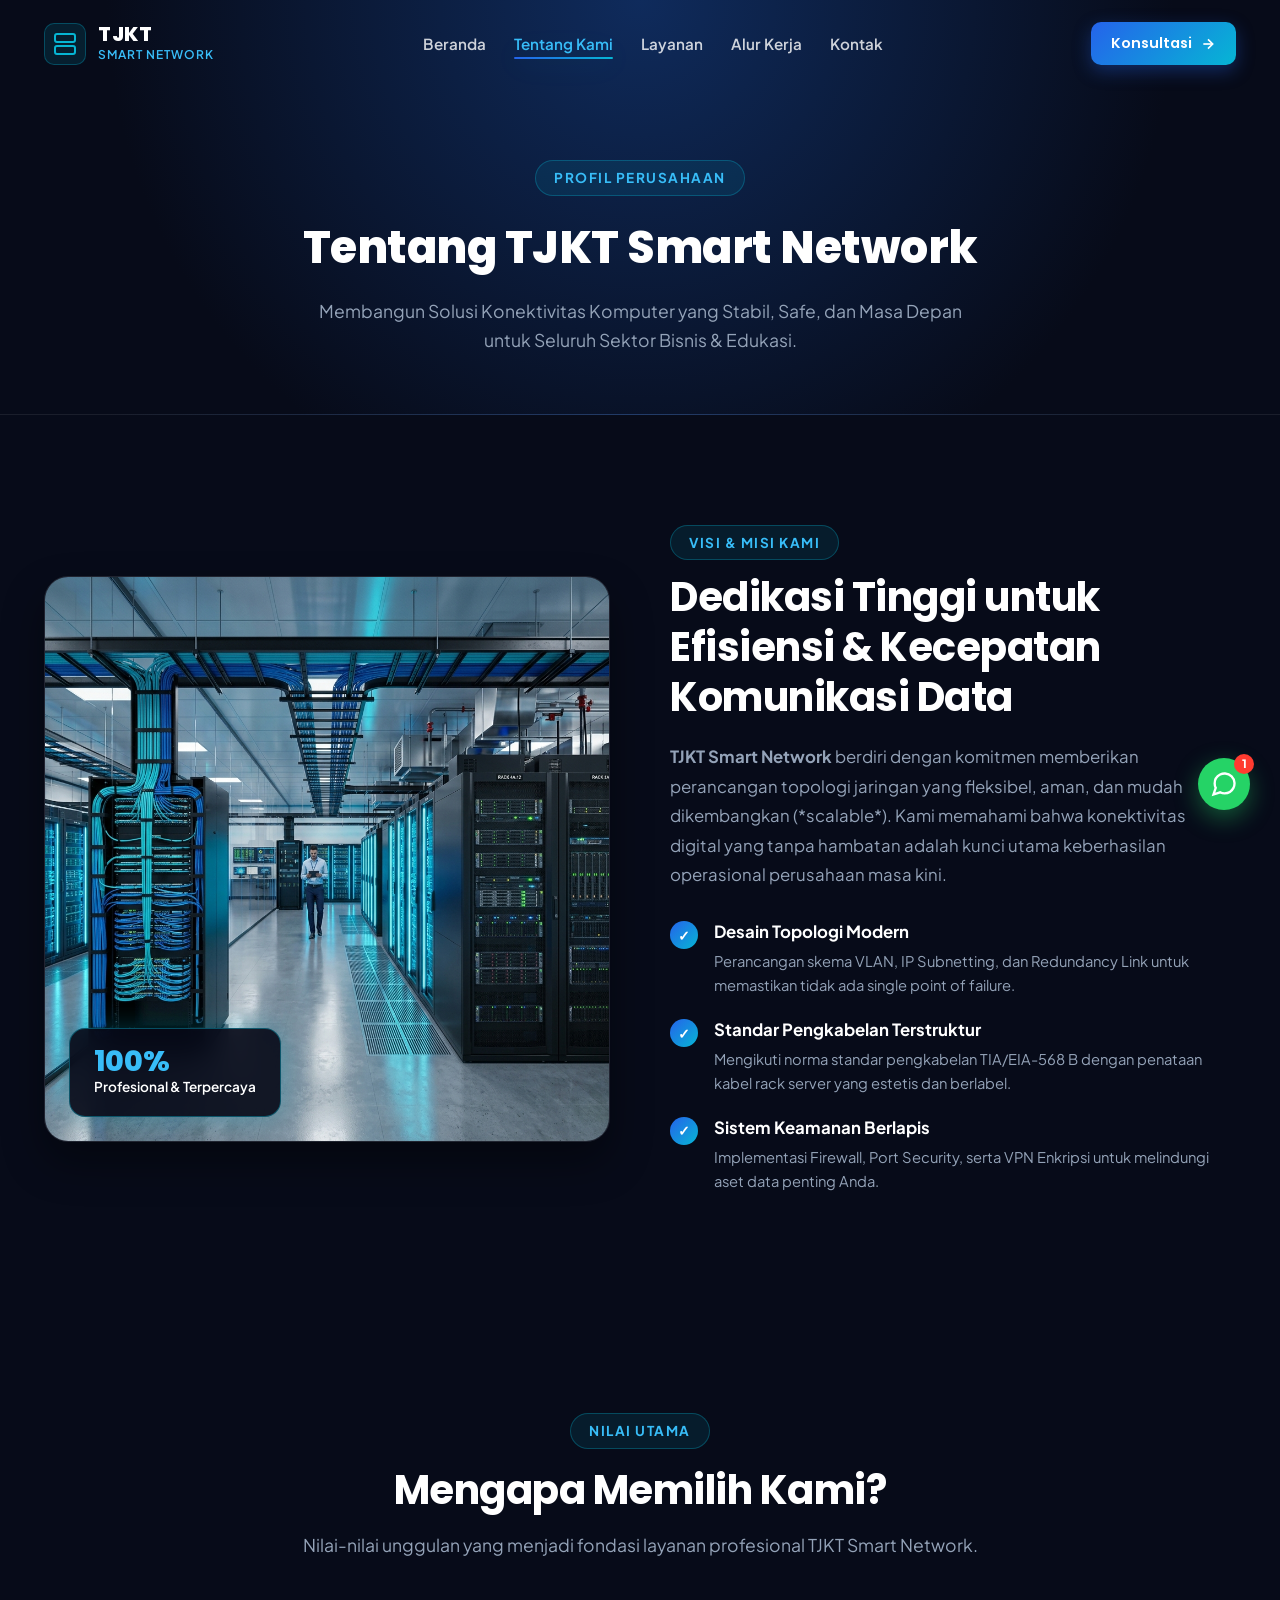
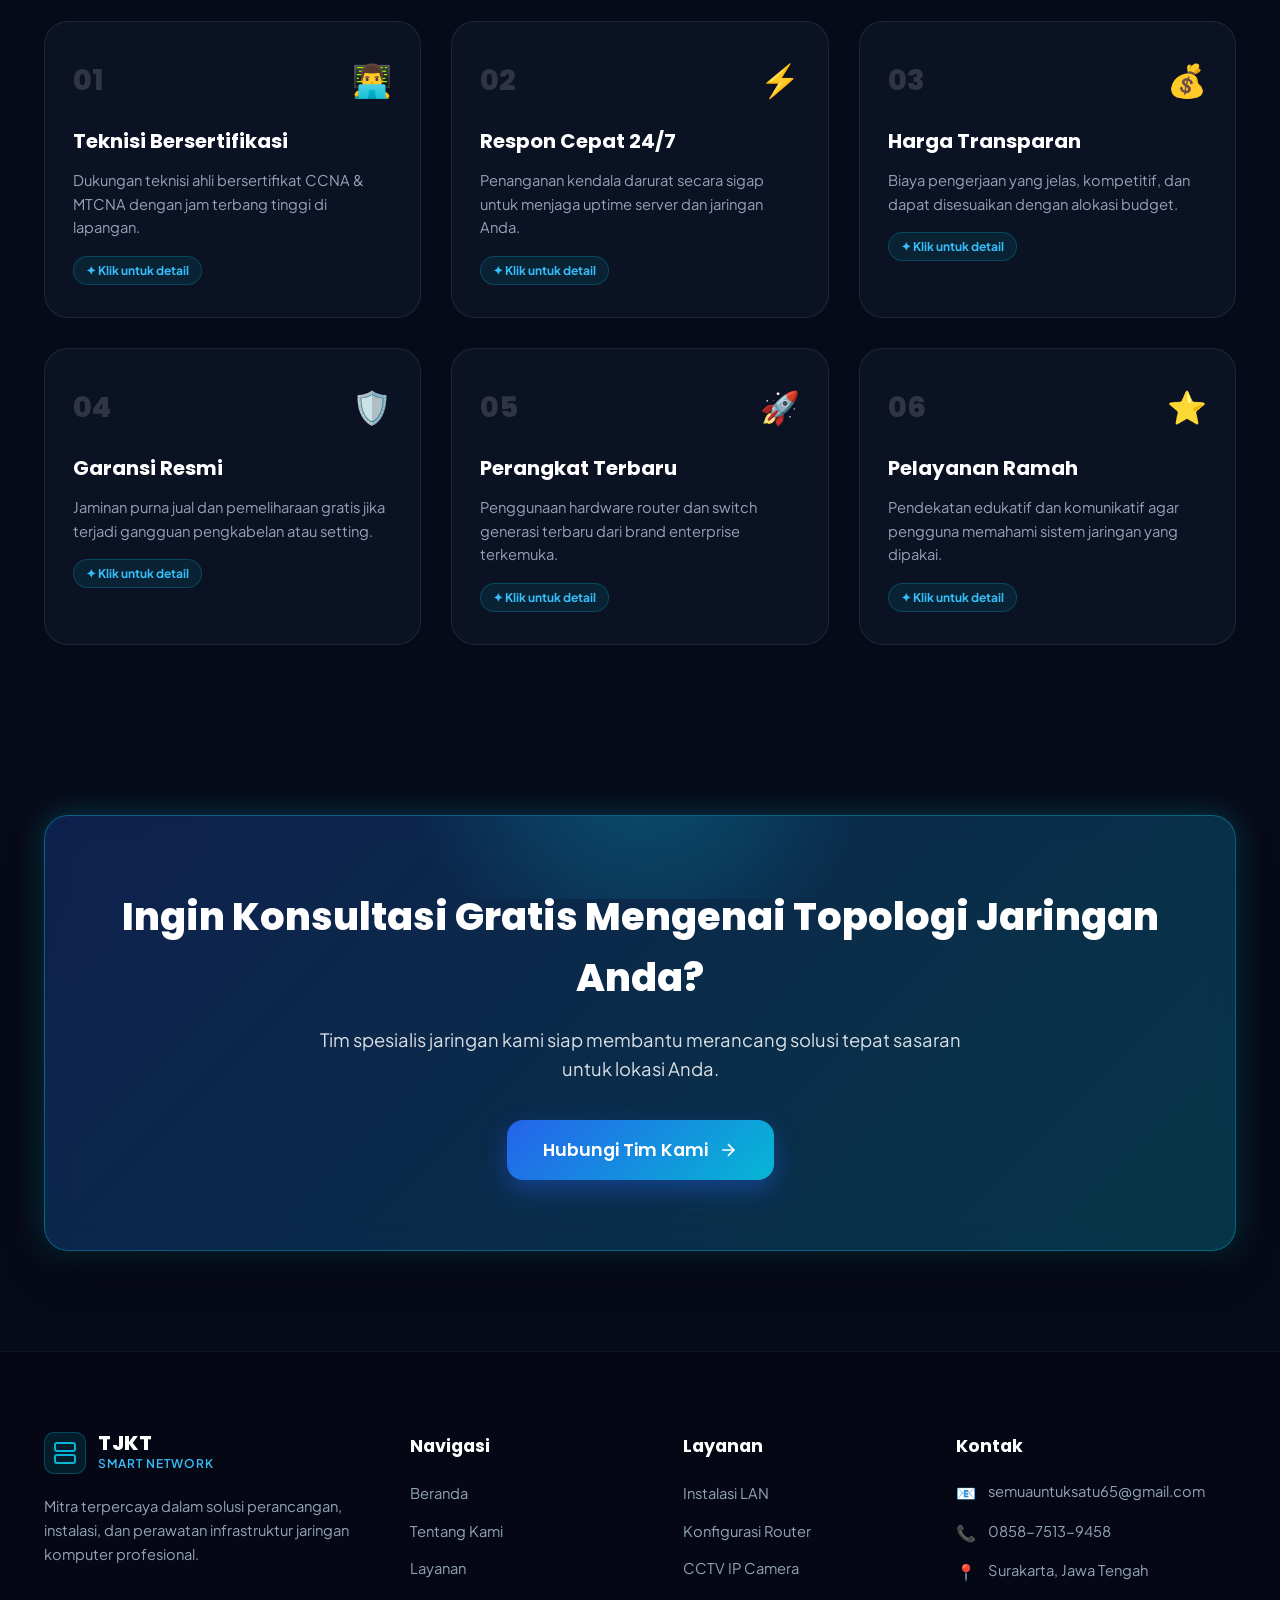
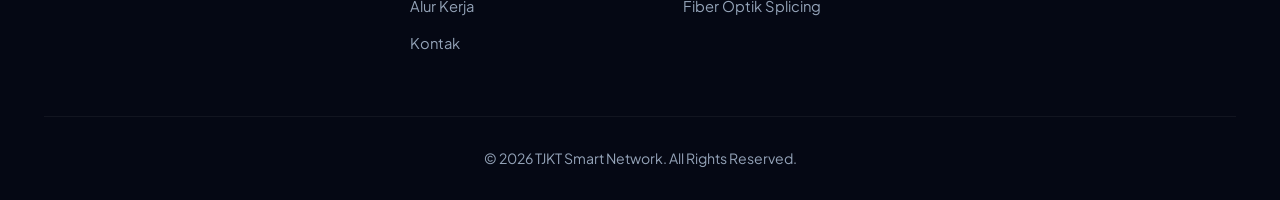
<file: tentang.html>
<!DOCTYPE html>
<html lang="id">

<head>
    <meta charset="UTF-8">
    <meta name="viewport" content="width=device-width, initial-scale=1.0">
    <meta name="description" content="Tentang TJKT Smart Network - Penyedia Solusi dan Spesialis Infrastruktur Jaringan Komputer Terpercaya di Surakarta.">
    <title>Tentang Kami - TJKT Smart Network</title>

    <!-- Google Fonts -->
    <link rel="preconnect" href="https://fonts.googleapis.com">
    <link rel="preconnect" href="https://fonts.gstatic.com" crossorigin>
    <link href="https://fonts.googleapis.com/css2?family=Plus+Jakarta+Sans:ital,wght@0,300..800;1,300..800&family=Poppins:wght@400;500;600;700;800&display=swap" rel="stylesheet">

    <!-- CSS External -->
    <link rel="stylesheet" href="style.css">

    <!-- JS External -->
    <script src="script.js" defer></script>
</head>

<body>

    <!-- PRELOADER SCREEN -->
    <div id="preloader" class="preloader">
        <div class="preloader-content">
            <div class="network-pulse">
                <div class="pulse-ring"></div>
                <div class="pulse-ring"></div>
                <div class="logo-icon-preloader">
                    <svg xmlns="http://www.w3.org/2000/svg" viewBox="0 0 24 24" fill="none" stroke="currentColor" stroke-width="2" stroke-linecap="round" stroke-linejoin="round">
                        <rect x="2" y="2" width="20" height="8" rx="2" ry="2"></rect>
                        <rect x="2" y="14" width="20" height="8" rx="2" ry="2"></rect>
                        <line x1="6" y1="6" x2="6.01" y2="6"></line>
                        <line x1="6" y1="18" x2="6.01" y2="18"></line>
                    </svg>
                </div>
            </div>
            <h2 class="preloader-title">TJKT <span>SMART NETWORK</span></h2>
            <div class="progress-bar-container">
                <div class="progress-bar-fill" id="preloaderProgress"></div>
            </div>
            <p class="preloader-status" id="preloaderText">Memuat Halaman Tentang Kami...</p>
        </div>
    </div>

    <!-- HEADER & NAVBAR -->
    <header id="mainHeader" class="scroll">
        <nav class="nav-container">
            <a href="index.html" class="logo-brand">
                <div class="logo-icon-wrapper">
                    <svg class="brand-icon" xmlns="http://www.w3.org/2000/svg" viewBox="0 0 24 24" fill="none" stroke="currentColor" stroke-width="2">
                        <rect x="2" y="2" width="20" height="8" rx="2" ry="2"></rect>
                        <rect x="2" y="14" width="20" height="8" rx="2" ry="2"></rect>
                        <line x1="6" y1="6" x2="6.01" y2="6"></line>
                        <line x1="6" y1="18" x2="6.01" y2="18"></line>
                    </svg>
                </div>
                <div class="logo-text">
                    <span class="brand-name">TJKT</span>
                    <span class="brand-sub">Smart Network</span>
                </div>
            </a>

            <ul class="nav-menu" id="navMenu">
                <li><a href="index.html" class="nav-link">Beranda</a></li>
                <li><a href="tentang.html" class="nav-link active">Tentang Kami</a></li>
                <li><a href="layanan.html" class="nav-link">Layanan</a></li>
                <li><a href="alur.html" class="nav-link">Alur Kerja</a></li>
                <li><a href="kontak.html" class="nav-link">Kontak</a></li>
            </ul>

            <div class="nav-actions">
                <a href="https://wa.me/6285875139458?text=Halo%20TJKT%20Smart%20Network,%20saya%20ingin%20konsultasi." target="_blank" rel="noopener" class="btn-nav">
                    <span>Konsultasi</span>
                    <svg xmlns="http://www.w3.org/2000/svg" width="16" height="16" viewBox="0 0 24 24" fill="none" stroke="currentColor" stroke-width="2.5"><line x1="5" y1="12" x2="19" y2="12"></line><polyline points="12 5 19 12 12 19"></polyline></svg>
                </a>
                <button class="hamburger-toggle" id="hamburgerBtn" aria-label="Buka Menu Navigasi">
                    <span></span><span></span><span></span>
                </button>
            </div>
        </nav>
    </header>

    <main>
        <!-- PAGE HEADER BANNER -->
        <section class="page-banner">
            <div class="container text-center" style="text-align: center;">
                <div class="section-tag">PROFIL PERUSAHAAN</div>
                <h1 class="page-banner-title">Tentang TJKT Smart Network</h1>
                <p class="page-banner-desc">Membangun Solusi Konektivitas Komputer yang Stabil, Safe, dan Masa Depan untuk Seluruh Sektor Bisnis & Edukasi.</p>
            </div>
        </section>

        <!-- TENTANG KAMI DETAIL -->
        <section class="about-section">
            <div class="container">
                <div class="about-grid">
                    <div class="about-image-wrapper reveal">
                        <div class="image-frame">
                            <img src="image/server_room.png" alt="Server Room dan Infrastruktur TJKT Smart Network">
                            <div class="experience-card">
                                <span class="exp-number">100%</span>
                                <span class="exp-text">Profesional & Terpercaya</span>
                            </div>
                        </div>
                    </div>

                    <div class="about-content reveal">
                        <div class="section-tag">VISI & MISI KAMI</div>
                        <h2 class="section-title">Dedikasi Tinggi untuk Efisiensi & Kecepatan Komunikasi Data</h2>
                        <p class="section-desc">
                            <strong>TJKT Smart Network</strong> berdiri dengan komitmen memberikan perancangan topologi jaringan yang fleksibel, aman, dan mudah dikembangkan (*scalable*). Kami memahami bahwa konektivitas digital yang tanpa hambatan adalah kunci utama keberhasilan operasional perusahaan masa kini.
                        </p>
                        
                        <div class="about-list">
                            <div class="about-list-item">
                                <div class="check-icon">✓</div>
                                <div>
                                    <h4>Desain Topologi Modern</h4>
                                    <p>Perancangan skema VLAN, IP Subnetting, dan Redundancy Link untuk memastikan tidak ada single point of failure.</p>
                                </div>
                            </div>
                            <div class="about-list-item">
                                <div class="check-icon">✓</div>
                                <div>
                                    <h4>Standar Pengkabelan Terstruktur</h4>
                                    <p>Mengikuti norma standar pengkabelan TIA/EIA-568 B dengan penataan kabel rack server yang estetis dan berlabel.</p>
                                </div>
                            </div>
                            <div class="about-list-item">
                                <div class="check-icon">✓</div>
                                <div>
                                    <h4>Sistem Keamanan Berlapis</h4>
                                    <p>Implementasi Firewall, Port Security, serta VPN Enkripsi untuk melindungi aset data penting Anda.</p>
                                </div>
                            </div>
                        </div>
                    </div>
                </div>
            </div>
        </section>

        <!-- MENGAPA MEMILIH KAMI -->
        <section class="why-us-section">
            <div class="container">
                <div class="section-header reveal">
                    <div class="section-tag">NILAI UTAMA</div>
                    <h2 class="section-title">Mengapa Memilih Kami?</h2>
                    <p class="section-subtitle">Nilai-nilai unggulan yang menjadi fondasi layanan profesional TJKT Smart Network.</p>
                </div>

                <div class="why-us-grid">
                    <div class="feature-card reveal" data-num="01">
                        <div class="feature-icon-wrapper">
                            <span class="feature-num">01</span>
                            <div class="f-icon">👨‍💻</div>
                        </div>
                        <h3>Teknisi Bersertifikasi</h3>
                        <p>Dukungan teknisi ahli bersertifikat CCNA & MTCNA dengan jam terbang tinggi di lapangan.</p>
                        <div class="card-status-tag">✦ Klik untuk detail</div>
                    </div>

                    <div class="feature-card reveal" data-num="02">
                        <div class="feature-icon-wrapper">
                            <span class="feature-num">02</span>
                            <div class="f-icon">⚡</div>
                        </div>
                        <h3>Respon Cepat 24/7</h3>
                        <p>Penanganan kendala darurat secara sigap untuk menjaga uptime server dan jaringan Anda.</p>
                        <div class="card-status-tag">✦ Klik untuk detail</div>
                    </div>

                    <div class="feature-card reveal" data-num="03">
                        <div class="feature-icon-wrapper">
                            <span class="feature-num">03</span>
                            <div class="f-icon">💰</div>
                        </div>
                        <h3>Harga Transparan</h3>
                        <p>Biaya pengerjaan yang jelas, kompetitif, dan dapat disesuaikan dengan alokasi budget.</p>
                        <div class="card-status-tag">✦ Klik untuk detail</div>
                    </div>

                    <div class="feature-card reveal" data-num="04">
                        <div class="feature-icon-wrapper">
                            <span class="feature-num">04</span>
                            <div class="f-icon">🛡️</div>
                        </div>
                        <h3>Garansi Resmi</h3>
                        <p>Jaminan purna jual dan pemeliharaan gratis jika terjadi gangguan pengkabelan atau setting.</p>
                        <div class="card-status-tag">✦ Klik untuk detail</div>
                    </div>

                    <div class="feature-card reveal" data-num="05">
                        <div class="feature-icon-wrapper">
                            <span class="feature-num">05</span>
                            <div class="f-icon">🚀</div>
                        </div>
                        <h3>Perangkat Terbaru</h3>
                        <p>Penggunaan hardware router dan switch generasi terbaru dari brand enterprise terkemuka.</p>
                        <div class="card-status-tag">✦ Klik untuk detail</div>
                    </div>

                    <div class="feature-card reveal" data-num="06">
                        <div class="feature-icon-wrapper">
                            <span class="feature-num">06</span>
                            <div class="f-icon">⭐</div>
                        </div>
                        <h3>Pelayanan Ramah</h3>
                        <p>Pendekatan edukatif dan komunikatif agar pengguna memahami sistem jaringan yang dipakai.</p>
                        <div class="card-status-tag">✦ Klik untuk detail</div>
                    </div>
                </div>
            </div>
        </section>

        <!-- CTA SECTION -->
        <section class="cta-section">
            <div class="container">
                <div class="cta-box reveal">
                    <div class="cta-glow"></div>
                    <h2 class="cta-title">Ingin Konsultasi Gratis Mengenai Topologi Jaringan Anda?</h2>
                    <p class="cta-text">Tim spesialis jaringan kami siap membantu merancang solusi tepat sasaran untuk lokasi Anda.</p>
                    <div class="cta-actions">
                        <a href="kontak.html" class="btn btn-primary btn-large">
                            <span>Hubungi Tim Kami</span>
                            <svg xmlns="http://www.w3.org/2000/svg" width="20" height="20" viewBox="0 0 24 24" fill="none" stroke="currentColor" stroke-width="2"><line x1="5" y1="12" x2="19" y2="12"></line><polyline points="12 5 19 12 12 19"></polyline></svg>
                        </a>
                    </div>
                </div>
            </div>
        </section>
    </main>

    <!-- FOOTER -->
    <footer class="main-footer">
        <div class="container">
            <div class="footer-grid">
                <div class="footer-col brand-col">
                    <div class="logo-brand">
                        <div class="logo-icon-wrapper">
                            <svg class="brand-icon" xmlns="http://www.w3.org/2000/svg" viewBox="0 0 24 24" fill="none" stroke="currentColor" stroke-width="2">
                                <rect x="2" y="2" width="20" height="8" rx="2" ry="2"></rect>
                                <rect x="2" y="14" width="20" height="8" rx="2" ry="2"></rect>
                            </svg>
                        </div>
                        <div class="logo-text">
                            <span class="brand-name">TJKT</span>
                            <span class="brand-sub">Smart Network</span>
                        </div>
                    </div>
                    <p class="footer-desc">Mitra terpercaya dalam solusi perancangan, instalasi, dan perawatan infrastruktur jaringan komputer profesional.</p>
                </div>

                <div class="footer-col">
                    <h4>Navigasi</h4>
                    <ul class="footer-links">
                        <li><a href="index.html">Beranda</a></li>
                        <li><a href="tentang.html">Tentang Kami</a></li>
                        <li><a href="layanan.html">Layanan</a></li>
                        <li><a href="alur.html">Alur Kerja</a></li>
                        <li><a href="kontak.html">Kontak</a></li>
                    </ul>
                </div>

                <div class="footer-col">
                    <h4>Layanan</h4>
                    <ul class="footer-links">
                        <li><a href="layanan.html">Instalasi LAN</a></li>
                        <li><a href="layanan.html">Konfigurasi Router</a></li>
                        <li><a href="layanan.html">CCTV IP Camera</a></li>
                        <li><a href="layanan.html">Fiber Optik Splicing</a></li>
                    </ul>
                </div>

                <div class="footer-col">
                    <h4>Kontak</h4>
                    <div class="footer-contact-item"><span>📧</span><p>semuauntuksatu65@gmail.com</p></div>
                    <div class="footer-contact-item"><span>📞</span><p>0858-7513-9458</p></div>
                    <div class="footer-contact-item"><span>📍</span><p>Surakarta, Jawa Tengah</p></div>
                </div>
            </div>

            <div class="footer-bottom">
                <p>&copy; 2026 TJKT Smart Network. All Rights Reserved.</p>
            </div>
        </div>
    </footer>

    <!-- UTILITIES -->
    <button id="backToTop" class="back-to-top" aria-label="Kembali ke atas">
        <svg xmlns="http://www.w3.org/2000/svg" width="22" height="22" viewBox="0 0 24 24" fill="none" stroke="currentColor" stroke-width="2.5"><polyline points="18 15 12 9 6 15"></polyline></svg>
    </button>
    <a href="https://wa.me/6285875139458?text=Halo%20TJKT%20Smart%20Network," target="_blank" rel="noopener" class="whatsapp-float" aria-label="Chat WhatsApp">
        <svg xmlns="http://www.w3.org/2000/svg" width="28" height="28" viewBox="0 0 24 24" fill="none" stroke="currentColor" stroke-width="2"><path d="M21 11.5a8.38 8.38 0 0 1-.9 3.8 8.5 8.5 0 0 1-7.6 4.7 8.38 8.38 0 0 1-3.8-.9L3 21l1.9-5.7a8.38 8.38 0 0 1-.9-3.8 8.5 8.5 0 0 1 4.7-7.6 8.38 8.38 0 0 1 3.8-.9h.5a8.48 8.48 0 0 1 8 8v.5z"></path></svg>
        <span class="wa-badge">1</span>
    </a>

</body>

</html>
</file>
<file: style.css>
/* ==========================================================================
   TJKT SMART NETWORK - MODERN ENTERPRISE STYLE SHEET (2026 EDITION)
   Tema: IT & Computer Networking Enterprise
   Warna: Dark Navy (#070b19, #0f172a), Electric Blue (#2563eb), Neon Cyan (#06b6d4), Soft White (#ffffff)
   Font: Plus Jakarta Sans & Poppins
   ========================================================================== */

/* --------------------------------------------------------------------------
   1. CSS VARIABLES & THEME SYSTEM
   -------------------------------------------------------------------------- */
:root {
    /* Color Palette */
    --color-bg-darker: #050814;
    --color-bg-main: #070b19;
    --color-bg-card: rgba(15, 23, 42, 0.65);
    --color-bg-card-hover: rgba(30, 41, 59, 0.85);

    --color-navy: #0f172a;
    --color-navy-light: #1e293b;

    --color-blue: #2563eb;
    --color-blue-light: #3b82f6;
    --color-blue-dark: #1d4ed8;

    --color-cyan: #06b6d4;
    --color-cyan-light: #38bdf8;
    --color-cyan-glow: rgba(6, 182, 212, 0.35);

    --color-text-main: #f8fafc;
    --color-text-muted: #94a3b8;
    --color-text-dark: #1e293b;
    --color-text-white: #ffffff;

    /* Gradients */
    --grad-primary: linear-gradient(135deg, #2563eb 0%, #06b6d4 100%);
    --grad-primary-hover: linear-gradient(135deg, #3b82f6 0%, #38bdf8 100%);
    --grad-hero: radial-gradient(circle at 50% 0%, #0f2b5c 0%, #070b19 70%);
    --grad-card-border: linear-gradient(135deg, rgba(255, 255, 255, 0.15) 0%, rgba(6, 182, 212, 0.3) 100%);
    --grad-text: linear-gradient(135deg, #ffffff 0%, #e2e8f0 50%, #38bdf8 100%);

    /* Radii */
    --radius-sm: 10px;
    --radius-md: 16px;
    --radius-lg: 24px;
    --radius-full: 9999px;

    /* Shadows & Glows */
    --shadow-sm: 0 4px 12px rgba(0, 0, 0, 0.15);
    --shadow-md: 0 10px 30px rgba(0, 0, 0, 0.25);
    --shadow-lg: 0 20px 40px rgba(0, 0, 0, 0.4);
    --shadow-glow: 0 0 30px rgba(6, 182, 212, 0.3);
    --shadow-glow-blue: 0 0 30px rgba(37, 99, 235, 0.3);

    /* Transitions */
    --transition-fast: 0.2s cubic-bezier(0.4, 0, 0.2, 1);
    --transition-normal: 0.35s cubic-bezier(0.4, 0, 0.2, 1);
    --transition-bounce: 0.5s cubic-bezier(0.68, -0.55, 0.265, 1.55);

    /* Typography */
    --font-main: 'Plus Jakarta Sans', sans-serif;
    --font-heading: 'Poppins', sans-serif;
}

/* --------------------------------------------------------------------------
   2. RESET & BASE LAYOUT
   -------------------------------------------------------------------------- */
* {
    box-sizing: border-box;
    margin: 0;
    padding: 0;
}

html {
    scroll-behavior: smooth;
    scroll-padding-top: 90px;
    font-size: 16px;
}

body {
    font-family: var(--font-main);
    background-color: var(--color-bg-main);
    color: var(--color-text-main);
    line-height: 1.6;
    overflow-x: hidden;
    -webkit-font-smoothing: antialiased;
}

/* Container */
.container {
    width: 100%;
    max-width: 1240px;
    margin: 0 auto;
    padding: 0 24px;
}

/* Sub-page Banner */
.page-banner {
    padding: 160px 0 60px 0;
    background: var(--grad-hero);
    position: relative;
    border-bottom: 1px solid rgba(255, 255, 255, 0.08);
}

.page-banner-title {
    font-family: var(--font-heading);
    font-size: 2.8rem;
    font-weight: 800;
    color: var(--color-text-white);
    margin-bottom: 14px;
    letter-spacing: -0.5px;
}

.page-banner-desc {
    font-size: 1.1rem;
    color: var(--color-text-muted);
    max-width: 650px;
    margin: 0 auto;
}

/* Section Common Styling */
section {
    padding: 110px 0;
    position: relative;
    overflow: hidden;
}

.section-header {
    text-align: center;
    max-width: 750px;
    margin: 0 auto 60px auto;
}

.section-tag {
    display: inline-block;
    padding: 6px 18px;
    background: rgba(6, 182, 212, 0.1);
    border: 1px solid rgba(6, 182, 212, 0.3);
    border-radius: var(--radius-full);
    color: var(--color-cyan-light);
    font-size: 0.85rem;
    font-weight: 700;
    letter-spacing: 1.5px;
    text-transform: uppercase;
    margin-bottom: 16px;
}

.section-title {
    font-family: var(--font-heading);
    font-size: 2.5rem;
    font-weight: 700;
    line-height: 1.25;
    color: var(--color-text-white);
    margin-bottom: 16px;
    letter-spacing: -0.5px;
}

.section-subtitle {
    font-size: 1.1rem;
    color: var(--color-text-muted);
    line-height: 1.7;
}

.text-gradient {
    background: var(--grad-text);
    background-clip: text;
    -webkit-background-clip: text;
    -webkit-text-fill-color: transparent;
}

/* Buttons */
.btn {
    display: inline-flex;
    align-items: center;
    justify-content: center;
    gap: 10px;
    padding: 14px 28px;
    border-radius: var(--radius-md);
    font-family: var(--font-heading);
    font-size: 1rem;
    font-weight: 600;
    text-decoration: none;
    cursor: pointer;
    border: none;
    transition: all var(--transition-normal);
    position: relative;
    overflow: hidden;
}

.btn-primary {
    background: var(--grad-primary);
    color: var(--color-text-white);
    box-shadow: 0 10px 25px rgba(37, 99, 235, 0.4);
}

.btn-primary:hover {
    background: var(--grad-primary-hover);
    transform: translateY(-3px);
    box-shadow: 0 14px 30px rgba(6, 182, 212, 0.5);
}

.btn-secondary {
    background: rgba(255, 255, 255, 0.06);
    color: var(--color-text-white);
    border: 1px solid rgba(255, 255, 255, 0.2);
    backdrop-filter: blur(10px);
}

.btn-secondary:hover {
    background: rgba(255, 255, 255, 0.12);
    border-color: var(--color-cyan);
    color: var(--color-cyan-light);
    transform: translateY(-3px);
}

.btn-block {
    width: 100%;
}

.btn-large {
    padding: 16px 36px;
    font-size: 1.1rem;
}

/* --------------------------------------------------------------------------
   3. PRELOADER SCREEN
   -------------------------------------------------------------------------- */
.preloader {
    position: fixed;
    top: 0;
    left: 0;
    width: 100vw;
    height: 100vh;
    background-color: var(--color-bg-darker);
    z-index: 99999;
    display: flex;
    align-items: center;
    justify-content: center;
    transition: opacity 0.6s ease, visibility 0.6s ease;
}

.preloader.fade-out {
    opacity: 0;
    visibility: hidden;
}

.preloader-content {
    text-align: center;
    max-width: 400px;
    width: 90%;
}

.network-pulse {
    position: relative;
    width: 90px;
    height: 90px;
    margin: 0 auto 24px auto;
    display: flex;
    align-items: center;
    justify-content: center;
}

.pulse-ring {
    position: absolute;
    top: 0;
    left: 0;
    width: 100%;
    height: 100%;
    border-radius: 50%;
    border: 2px solid var(--color-cyan);
    animation: pulseExpand 2s cubic-bezier(0.215, 0.61, 0.355, 1) infinite;
}

.pulse-ring:nth-child(2) {
    animation-delay: 0.6s;
}

@keyframes pulseExpand {
    0% {
        transform: scale(0.3);
        opacity: 1;
    }

    100% {
        transform: scale(1.5);
        opacity: 0;
    }
}

.logo-icon-preloader {
    width: 54px;
    height: 54px;
    background: var(--grad-primary);
    border-radius: 50%;
    display: flex;
    align-items: center;
    justify-content: center;
    color: #fff;
    z-index: 2;
    box-shadow: var(--shadow-glow);
}

.logo-icon-preloader svg {
    width: 28px;
    height: 28px;
}

.preloader-title {
    font-family: var(--font-heading);
    font-size: 1.5rem;
    font-weight: 800;
    letter-spacing: 1px;
    color: var(--color-text-white);
    margin-bottom: 20px;
}

.preloader-title span {
    color: var(--color-cyan-light);
}

.progress-bar-container {
    width: 100%;
    height: 6px;
    background: rgba(255, 255, 255, 0.1);
    border-radius: 10px;
    overflow: hidden;
    margin-bottom: 12px;
}

.progress-bar-fill {
    height: 100%;
    width: 0%;
    background: var(--grad-primary);
    border-radius: 10px;
    transition: width 0.3s ease;
    box-shadow: 0 0 12px var(--color-cyan);
}

.preloader-status {
    font-size: 0.85rem;
    color: var(--color-text-muted);
}

/* --------------------------------------------------------------------------
   4. HEADER & NAVBAR (STICKY GLASSMORPHISM)
   -------------------------------------------------------------------------- */
header {
    position: fixed;
    top: 0;
    left: 0;
    width: 100%;
    z-index: 1000;
    padding: 22px 0;
    background: transparent;
    transition: padding var(--transition-normal), background var(--transition-normal), box-shadow var(--transition-normal), border-color var(--transition-normal);
    border-bottom: 1px solid transparent;
}

header.scroll {
    padding: 14px 0;
    background: rgba(7, 11, 25, 0.88);
    backdrop-filter: blur(16px);
    -webkit-backdrop-filter: blur(16px);
    border-bottom: 1px solid rgba(255, 255, 255, 0.08);
    box-shadow: 0 10px 30px rgba(0, 0, 0, 0.5);
}

.nav-container {
    max-width: 1240px;
    margin: 0 auto;
    padding: 0 24px;
    display: flex;
    align-items: center;
    justify-content: space-between;
}

/* Brand Logo */
.logo-brand {
    display: flex;
    align-items: center;
    gap: 12px;
    text-decoration: none;
}

.logo-icon-wrapper {
    width: 42px;
    height: 42px;
    background: rgba(6, 182, 212, 0.12);
    border: 1px solid rgba(6, 182, 212, 0.3);
    border-radius: var(--radius-sm);
    display: flex;
    align-items: center;
    justify-content: center;
    color: var(--color-cyan);
    transition: transform var(--transition-normal), box-shadow var(--transition-normal);
}

.logo-brand:hover .logo-icon-wrapper {
    transform: rotate(180deg);
    box-shadow: var(--shadow-glow);
    background: var(--grad-primary);
    color: #fff;
}

.brand-icon {
    width: 24px;
    height: 24px;
}

.logo-text {
    display: flex;
    flex-direction: column;
}

.brand-name {
    font-family: var(--font-heading);
    font-size: 1.25rem;
    font-weight: 800;
    color: var(--color-text-white);
    line-height: 1.1;
    letter-spacing: 0.5px;
}

.brand-sub {
    font-size: 0.75rem;
    font-weight: 600;
    color: var(--color-cyan-light);
    letter-spacing: 1px;
    text-transform: uppercase;
}

/* Nav Menu */
.nav-menu {
    display: flex;
    align-items: center;
    gap: 28px;
    list-style: none;
}

.nav-link {
    position: relative;
    color: rgba(255, 255, 255, 0.8);
    font-size: 0.95rem;
    font-weight: 600;
    text-decoration: none;
    padding: 6px 0;
    transition: color var(--transition-fast);
}

.nav-link::after {
    content: '';
    position: absolute;
    bottom: 0;
    left: 0;
    width: 0%;
    height: 2px;
    background: var(--grad-primary);
    border-radius: 2px;
    transition: width var(--transition-normal);
    box-shadow: var(--shadow-glow);
}

.nav-link:hover,
.nav-link.active {
    color: var(--color-cyan-light);
}

.nav-link:hover::after,
.nav-link.active::after {
    width: 100%;
}

.btn-nav {
    display: inline-flex;
    align-items: center;
    gap: 8px;
    padding: 10px 20px;
    background: var(--grad-primary);
    color: var(--color-text-white);
    font-family: var(--font-heading);
    font-size: 0.9rem;
    font-weight: 600;
    text-decoration: none;
    border-radius: var(--radius-sm);
    box-shadow: 0 6px 18px rgba(37, 99, 235, 0.35);
    transition: all var(--transition-normal);
}

.btn-nav:hover {
    transform: translateY(-2px);
    box-shadow: 0 10px 22px rgba(6, 182, 212, 0.45);
}

/* Hamburger Toggle */
.hamburger-toggle {
    display: none;
    flex-direction: column;
    justify-content: space-between;
    width: 28px;
    height: 20px;
    background: transparent;
    border: none;
    cursor: pointer;
    z-index: 1001;
}

.hamburger-toggle span {
    width: 100%;
    height: 2.5px;
    background-color: var(--color-text-white);
    border-radius: 2px;
    transition: all var(--transition-normal);
}

.hamburger-toggle.open span:nth-child(1) {
    transform: translateY(9px) rotate(45deg);
}

.hamburger-toggle.open span:nth-child(2) {
    opacity: 0;
}

.hamburger-toggle.open span:nth-child(3) {
    transform: translateY(-9px) rotate(-45deg);
}

/* --------------------------------------------------------------------------
   5. HERO SECTION
   -------------------------------------------------------------------------- */
.hero-section {
    min-height: 100vh;
    padding-top: 150px;
    padding-bottom: 80px;
    display: flex;
    align-items: center;
    background: var(--grad-hero);
    position: relative;
    overflow: hidden;
}

/* Background Cyber Grid & Orbs */
.hero-bg-grid {
    position: absolute;
    top: 0;
    left: 0;
    width: 100%;
    height: 100%;
    background-image:
        linear-gradient(rgba(255, 255, 255, 0.03) 1px, transparent 1px),
        linear-gradient(90deg, rgba(255, 255, 255, 0.03) 1px, transparent 1px);
    background-size: 60px 60px;
    pointer-events: none;
}

.particle-canvas {
    position: absolute;
    top: 0;
    left: 0;
    width: 100%;
    height: 100%;
    pointer-events: none;
    z-index: 1;
}

.hero-glow {
    position: absolute;
    border-radius: 50%;
    filter: blur(90px);
    pointer-events: none;
}

.orb-1 {
    top: 10%;
    left: -5%;
    width: 450px;
    height: 450px;
    background: rgba(37, 99, 235, 0.2);
    animation: floatOrb 10s ease-in-out infinite alternate;
}

.orb-2 {
    bottom: 10%;
    right: -5%;
    width: 500px;
    height: 500px;
    background: rgba(6, 182, 212, 0.2);
    animation: floatOrb 12s ease-in-out infinite alternate-reverse;
}

@keyframes floatOrb {
    0% {
        transform: translate(0, 0);
    }

    100% {
        transform: translate(40px, -40px);
    }
}

.hero-container {
    max-width: 1240px;
    margin: 0 auto;
    padding: 0 24px;
    display: grid;
    grid-template-columns: 1.1fr 0.9fr;
    gap: 60px;
    align-items: center;
    position: relative;
    z-index: 2;
}

/* Badge Label */
.badge-label {
    display: inline-flex;
    align-items: center;
    gap: 10px;
    padding: 8px 18px;
    background: rgba(6, 182, 212, 0.1);
    border: 1px solid rgba(6, 182, 212, 0.3);
    border-radius: var(--radius-full);
    margin-bottom: 24px;
}

.badge-dot {
    width: 10px;
    height: 10px;
    background-color: var(--color-cyan);
    border-radius: 50%;
    box-shadow: 0 0 10px var(--color-cyan);
    animation: blinkDot 1.8s infinite;
}

@keyframes blinkDot {

    0%,
    100% {
        opacity: 1;
        transform: scale(1);
    }

    50% {
        opacity: 0.4;
        transform: scale(0.85);
    }
}

.label-text {
    font-size: 0.88rem;
    font-weight: 700;
    color: var(--color-cyan-light);
    letter-spacing: 0.5px;
}

.hero-title {
    font-family: var(--font-heading);
    font-size: 3.2rem;
    font-weight: 800;
    line-height: 1.2;
    color: var(--color-text-white);
    margin-bottom: 24px;
    letter-spacing: -1px;
}

.hero-description {
    font-size: 1.15rem;
    color: var(--color-text-muted);
    line-height: 1.7;
    margin-bottom: 36px;
    max-width: 580px;
}

.hero-buttons {
    display: flex;
    align-items: center;
    gap: 16px;
    margin-bottom: 40px;
}

.hero-features-chips {
    display: flex;
    align-items: center;
    gap: 20px;
}

.chip {
    display: inline-flex;
    align-items: center;
    gap: 8px;
    font-size: 0.9rem;
    font-weight: 600;
    color: rgba(255, 255, 255, 0.85);
    background: rgba(255, 255, 255, 0.05);
    padding: 6px 14px;
    border-radius: var(--radius-full);
    border: 1px solid rgba(255, 255, 255, 0.08);
}

.chip-icon {
    font-size: 1rem;
}

/* Visual Card Hero */
.hero-visual {
    display: flex;
    justify-content: center;
}

.visual-card-wrapper {
    position: relative;
    width: 100%;
    max-width: 480px;
}

.visual-glow-backdrop {
    position: absolute;
    inset: -10px;
    background: var(--grad-primary);
    border-radius: var(--radius-lg);
    filter: blur(25px);
    opacity: 0.4;
    z-index: 1;
}

.hero-main-img {
    width: 100%;
    height: auto;
    display: block;
    border-radius: var(--radius-lg);
    border: 1px solid rgba(255, 255, 255, 0.15);
    box-shadow: var(--shadow-lg);
    position: relative;
    z-index: 2;
    animation: floatImage 6s ease-in-out infinite alternate;
}

@keyframes floatImage {
    0% {
        transform: translateY(0px);
    }

    100% {
        transform: translateY(-16px);
    }
}

/* Floating Glass Badges */
.floating-badge {
    position: absolute;
    z-index: 3;
    padding: 12px 18px;
    background: rgba(15, 23, 42, 0.85);
    backdrop-filter: blur(12px);
    border: 1px solid rgba(255, 255, 255, 0.15);
    border-radius: var(--radius-md);
    box-shadow: var(--shadow-lg);
    display: flex;
    align-items: center;
    gap: 12px;
}

.badge-top-left {
    top: -20px;
    left: -20px;
    animation: floatBadge 5s ease-in-out infinite alternate;
}

.badge-bottom-right {
    bottom: -20px;
    right: -20px;
    animation: floatBadge 5s ease-in-out infinite alternate-reverse;
}

@keyframes floatBadge {
    0% {
        transform: translateY(0);
    }

    100% {
        transform: translateY(-10px);
    }
}

.badge-icon-bg {
    width: 40px;
    height: 40px;
    background: rgba(37, 99, 235, 0.2);
    color: var(--color-blue-light);
    border-radius: var(--radius-sm);
    display: flex;
    align-items: center;
    justify-content: center;
}

.badge-icon-bg.cyan {
    background: rgba(6, 182, 212, 0.2);
    color: var(--color-cyan-light);
}

.floating-badge h4 {
    font-size: 0.95rem;
    font-weight: 700;
    color: #fff;
    margin-bottom: 2px;
}

.floating-badge p {
    font-size: 0.78rem;
    color: var(--color-text-muted);
}

/* --------------------------------------------------------------------------
   6. STATISTIK SECTION
   -------------------------------------------------------------------------- */
.stats-section {
    padding: 50px 0;
    background: rgba(10, 15, 33, 0.8);
    border-top: 1px solid rgba(255, 255, 255, 0.05);
    border-bottom: 1px solid rgba(255, 255, 255, 0.05);
}

.stats-container {
    max-width: 1240px;
    margin: 0 auto;
    padding: 0 24px;
    display: grid;
    grid-template-columns: repeat(4, 1fr);
    gap: 24px;
}

.stat-card {
    padding: 30px 24px;
    background: var(--color-bg-card);
    backdrop-filter: blur(10px);
    border: 1px solid rgba(255, 255, 255, 0.08);
    border-radius: var(--radius-md);
    text-align: center;
    transition: all var(--transition-normal);
}

.stat-card:hover {
    transform: translateY(-6px);
    border-color: var(--color-cyan);
    box-shadow: var(--shadow-glow);
    background: var(--color-bg-card-hover);
}

.stat-icon {
    width: 56px;
    height: 56px;
    margin: 0 auto 16px auto;
    background: rgba(6, 182, 212, 0.1);
    color: var(--color-cyan-light);
    border-radius: var(--radius-md);
    display: flex;
    align-items: center;
    justify-content: center;
}

.stat-number {
    font-family: var(--font-heading);
    font-size: 2.5rem;
    font-weight: 800;
    color: var(--color-text-white);
    margin-bottom: 6px;
    line-height: 1;
}

.stat-label {
    font-size: 0.95rem;
    color: var(--color-text-muted);
    font-weight: 600;
}

/* --------------------------------------------------------------------------
   7. TENTANG KAMI SECTION
   -------------------------------------------------------------------------- */
.about-section {
    background: var(--color-bg-main);
}

.about-grid {
    display: grid;
    grid-template-columns: 1fr 1fr;
    gap: 60px;
    align-items: center;
}

.about-image-wrapper {
    position: relative;
}

.image-frame {
    position: relative;
    border-radius: var(--radius-lg);
    overflow: hidden;
    box-shadow: var(--shadow-lg);
    border: 1px solid rgba(255, 255, 255, 0.1);
}

.image-frame img {
    width: 100%;
    height: 100%;
    object-fit: cover;
    display: block;
    transition: transform var(--transition-normal);
}

.image-frame:hover img {
    transform: scale(1.03);
}

.experience-card {
    position: absolute;
    bottom: 24px;
    left: 24px;
    padding: 18px 24px;
    background: rgba(7, 11, 25, 0.9);
    backdrop-filter: blur(12px);
    border: 1px solid rgba(6, 182, 212, 0.4);
    border-radius: var(--radius-md);
    display: flex;
    flex-direction: column;
    box-shadow: var(--shadow-glow);
}

.exp-number {
    font-family: var(--font-heading);
    font-size: 1.8rem;
    font-weight: 800;
    color: var(--color-cyan-light);
    line-height: 1;
}

.exp-text {
    font-size: 0.85rem;
    color: #ffffff;
    font-weight: 600;
}

.about-content .section-tag {
    margin-bottom: 12px;
}

.about-content .section-title {
    text-align: left;
    margin-bottom: 20px;
}

.section-desc {
    font-size: 1.05rem;
    color: var(--color-text-muted);
    line-height: 1.75;
    margin-bottom: 30px;
}

.about-list {
    display: flex;
    flex-direction: column;
    gap: 20px;
}

.about-list-item {
    display: flex;
    gap: 16px;
    align-items: flex-start;
}

.check-icon {
    width: 28px;
    height: 28px;
    background: var(--grad-primary);
    color: #fff;
    border-radius: 50%;
    display: flex;
    align-items: center;
    justify-content: center;
    font-weight: 800;
    font-size: 0.85rem;
    flex-shrink: 0;
    margin-top: 2px;
}

.about-list-item h4 {
    font-size: 1.05rem;
    font-weight: 700;
    color: var(--color-text-white);
    margin-bottom: 4px;
}

.about-list-item p {
    font-size: 0.92rem;
    color: var(--color-text-muted);
}

/* --------------------------------------------------------------------------
   8. LAYANAN SECTION
   -------------------------------------------------------------------------- */
.services-section {
    background: rgba(10, 15, 33, 0.6);
}

.services-grid {
    display: grid;
    grid-template-columns: repeat(3, 1fr);
    gap: 30px;
}

.service-card {
    position: relative;
    padding: 36px 30px;
    background: var(--color-bg-card);
    backdrop-filter: blur(12px);
    border: 1px solid rgba(255, 255, 255, 0.08);
    border-radius: var(--radius-lg);
    transition: all var(--transition-normal);
    overflow: hidden;
}

.card-glow {
    position: absolute;
    top: 0;
    left: 0;
    width: 100%;
    height: 4px;
    background: var(--grad-primary);
    opacity: 0.7;
    transition: height var(--transition-normal);
}

.service-card:hover {
    transform: translateY(-8px);
    border-color: rgba(6, 182, 212, 0.4);
    box-shadow: var(--shadow-lg), var(--shadow-glow);
    background: var(--color-bg-card-hover);
}

.service-card:hover .card-glow {
    height: 6px;
    opacity: 1;
}

.service-icon {
    width: 64px;
    height: 64px;
    background: rgba(37, 99, 235, 0.12);
    color: var(--color-cyan);
    border-radius: var(--radius-md);
    display: flex;
    align-items: center;
    justify-content: center;
    margin-bottom: 24px;
    transition: all var(--transition-normal);
}

.service-card:hover .service-icon {
    background: var(--grad-primary);
    color: #fff;
    transform: scale(1.08);
    box-shadow: var(--shadow-glow);
}

.service-card h3 {
    font-family: var(--font-heading);
    font-size: 1.35rem;
    font-weight: 700;
    color: var(--color-text-white);
    margin-bottom: 14px;
    transition: color var(--transition-fast);
}

.service-card:hover h3 {
    color: var(--color-cyan-light);
}

.service-card p {
    font-size: 0.95rem;
    color: var(--color-text-muted);
    line-height: 1.65;
}

/* --------------------------------------------------------------------------
   9. MENGAPA MEMILIH KAMI SECTION
   -------------------------------------------------------------------------- */
.why-us-section {
    background: var(--color-bg-main);
}

.why-us-grid {
    display: grid;
    grid-template-columns: repeat(3, 1fr);
    gap: 30px;
}

.feature-card {
    position: relative;
    padding: 32px 28px;
    background: var(--color-bg-card);
    border: 1px solid rgba(255, 255, 255, 0.08);
    border-radius: var(--radius-lg);
    transition: transform 0.3s cubic-bezier(0.34, 1.56, 0.64, 1), box-shadow 0.3s ease, border-color 0.3s ease, background 0.3s ease;
    cursor: pointer;
    overflow: hidden;
    user-select: none;
}

.feature-card:hover {
    transform: translateY(-6px) scale(1.02);
    border-color: var(--color-cyan);
    box-shadow: 0 12px 30px rgba(6, 182, 212, 0.25), var(--shadow-glow-blue);
    background: var(--color-bg-card-hover);
}

.feature-card:active {
    transform: scale(0.96);
}

.feature-card.clicked {
    animation: satisfyingBounce 0.5s cubic-bezier(0.34, 1.56, 0.64, 1);
    border-color: var(--color-cyan-light);
    box-shadow: 0 0 35px rgba(6, 182, 212, 0.6), inset 0 0 20px rgba(6, 182, 212, 0.25);
}

.feature-card.active-selected {
    border-color: var(--color-cyan);
    background: rgba(15, 23, 42, 0.9);
    box-shadow: 0 0 30px rgba(6, 182, 212, 0.4);
}

@keyframes satisfyingBounce {
    0% {
        transform: scale(0.95);
    }

    40% {
        transform: scale(1.05);
    }

    70% {
        transform: scale(0.98);
    }

    100% {
        transform: scale(1);
    }
}

/* Satisfying Ripple Shockwave */
.card-ripple {
    position: absolute;
    border-radius: 50%;
    transform: translate(-50%, -50%) scale(0);
    width: 30px;
    height: 30px;
    background: radial-gradient(circle, rgba(6, 182, 212, 0.8) 0%, rgba(37, 99, 235, 0.4) 50%, transparent 80%);
    animation: rippleExpand 0.7s cubic-bezier(0, 0.55, 0.45, 1) forwards;
    pointer-events: none;
    z-index: 10;
}

@keyframes rippleExpand {
    to {
        transform: translate(-50%, -50%) scale(30);
        opacity: 0;
    }
}

/* Card Status Tag Extra */
.card-status-tag {
    display: inline-flex;
    align-items: center;
    gap: 6px;
    margin-top: 16px;
    padding: 4px 12px;
    background: rgba(6, 182, 212, 0.1);
    border: 1px solid rgba(6, 182, 212, 0.25);
    border-radius: var(--radius-full);
    font-size: 0.75rem;
    font-weight: 700;
    color: var(--color-cyan-light);
    transition: all var(--transition-fast);
}

.feature-card:hover .card-status-tag {
    background: rgba(6, 182, 212, 0.2);
    border-color: var(--color-cyan);
    box-shadow: 0 0 10px rgba(6, 182, 212, 0.3);
}

.feature-card.active-selected .card-status-tag {
    background: var(--grad-primary);
    color: #fff;
    border-color: transparent;
    box-shadow: var(--shadow-glow);
}

.feature-icon-wrapper {
    display: flex;
    align-items: center;
    justify-content: space-between;
    margin-bottom: 20px;
}

.feature-num {
    font-family: var(--font-heading);
    font-size: 1.8rem;
    font-weight: 800;
    color: rgba(255, 255, 255, 0.15);
}

.f-icon {
    font-size: 2rem;
}

.feature-card h3 {
    font-family: var(--font-heading);
    font-size: 1.25rem;
    font-weight: 700;
    color: var(--color-text-white);
    margin-bottom: 12px;
}

.feature-card p {
    font-size: 0.92rem;
    color: var(--color-text-muted);
}

/* --------------------------------------------------------------------------
   10. ALUR PENGERJAAN SECTION
   -------------------------------------------------------------------------- */
.workflow-section {
    background: rgba(10, 15, 33, 0.7);
}

.timeline-container {
    position: relative;
    max-width: 900px;
    margin: 0 auto;
    display: grid;
    grid-template-columns: repeat(2, 1fr);
    gap: 40px 60px;
}

.timeline-line {
    position: absolute;
    top: 0;
    bottom: 0;
    left: 50%;
    width: 2px;
    background: linear-gradient(180deg, var(--color-blue) 0%, var(--color-cyan) 100%);
    transform: translateX(-50%);

}

.timeline-step {
    position: relative;

}

.timeline-step:nth-child(odd) {
    text-align: right;

}

.step-badge {
    position: absolute;
    top: 0;
    width: 44px;
    height: 44px;
    background: var(--grad-primary);
    color: #fff;
    font-family: var(--font-heading);
    font-size: 1.1rem;
    font-weight: 800;
    border-radius: 50%;
    display: flex;
    align-items: center;
    justify-content: center;
    box-shadow: var(--shadow-glow);
    z-index: 2;
}

.timeline-step:nth-child(odd) .step-badge {
    right: -82px;
}

.timeline-step:nth-child(even) .step-badge {
    left: -82px;
}

.step-content {
    padding: 24px;
    background: var(--color-bg-card);
    border: 1px solid rgba(255, 255, 255, 0.08);
    border-radius: var(--radius-md);
    transition: all var(--transition-normal);
}

.step-content:hover {
    border-color: var(--color-cyan);
    transform: translateY(-4px);
    box-shadow: var(--shadow-glow);
}

.step-content h3 {
    font-family: var(--font-heading);
    font-size: 1.2rem;
    font-weight: 700;
    color: var(--color-text-white);
    margin-bottom: 8px;
}

.step-content p {
    font-size: 0.9rem;
    color: var(--color-text-muted);
}

/* --------------------------------------------------------------------------
   11. GALERI SECTION
   -------------------------------------------------------------------------- */
.gallery-section {
    background: var(--color-bg-main);
}

.gallery-grid {
    display: grid;
    grid-template-columns: repeat(3, 1fr);
    gap: 24px;
}

.gallery-item {
    position: relative;
    border-radius: var(--radius-md);
    overflow: hidden;
    height: 260px;
    cursor: pointer;
    border: 1px solid rgba(255, 255, 255, 0.1);
}

.gallery-item img {
    width: 100%;
    height: 100%;
    object-fit: cover;
    display: block;
    transition: transform var(--transition-normal);
}

.gallery-overlay {
    position: absolute;
    inset: 0;
    background: linear-gradient(180deg, rgba(7, 11, 25, 0) 0%, rgba(7, 11, 25, 0.9) 100%);
    display: flex;
    flex-direction: column;
    justify-content: flex-end;
    padding: 24px;
    opacity: 0;
    transition: opacity var(--transition-normal);
}

.gallery-item:hover img {
    transform: scale(1.1);
}

.gallery-item:hover .gallery-overlay {
    opacity: 1;
}

.gallery-icon {
    font-size: 1.5rem;
    margin-bottom: 8px;
}

.gallery-overlay h4 {
    font-family: var(--font-heading);
    font-size: 1.1rem;
    font-weight: 700;
    color: #fff;
    margin-bottom: 4px;
}

.gallery-overlay p {
    font-size: 0.85rem;
    color: var(--color-cyan-light);
}

/* Lightbox Modal */
.lightbox-modal {
    position: fixed;
    inset: 0;
    z-index: 9999;
    background: rgba(5, 8, 20, 0.95);
    backdrop-filter: blur(15px);
    display: flex;
    align-items: center;
    justify-content: center;
    opacity: 0;
    visibility: hidden;
    transition: all var(--transition-normal);
}

.lightbox-modal.open {
    opacity: 1;
    visibility: visible;
}

.lightbox-close {
    position: absolute;
    top: 30px;
    right: 40px;
    font-size: 3rem;
    color: #fff;
    cursor: pointer;
    transition: color var(--transition-fast);
}

.lightbox-close:hover {
    color: var(--color-cyan-light);
}

.lightbox-content {
    max-width: 850px;
    width: 90%;
    text-align: center;
}

.lightbox-content img {
    max-width: 100%;
    max-height: 70vh;
    border-radius: var(--radius-md);
    box-shadow: var(--shadow-lg);
    border: 1px solid rgba(255, 255, 255, 0.2);
    margin-bottom: 20px;
}

.lightbox-caption h3 {
    font-family: var(--font-heading);
    font-size: 1.5rem;
    color: #fff;
    margin-bottom: 8px;
}

.lightbox-caption p {
    font-size: 1rem;
    color: var(--color-text-muted);
}

/* --------------------------------------------------------------------------
   12. TESTIMONI SECTION (3 ITEM GRID)
   -------------------------------------------------------------------------- */
.testimonial-section {
    background: rgba(10, 15, 33, 0.6);
}

.testimonial-grid {
    display: grid;
    grid-template-columns: repeat(3, 1fr);
    gap: 30px;
}

.testimonial-card-item {
    padding: 36px 28px;
    background: var(--color-bg-card);
    backdrop-filter: blur(12px);
    border: 1px solid rgba(255, 255, 255, 0.08);
    border-radius: var(--radius-lg);
    transition: all var(--transition-normal);
    display: flex;
    flex-direction: column;
    justify-content: space-between;
}

.testimonial-card-item:hover {
    transform: translateY(-8px);
    border-color: rgba(6, 182, 212, 0.4);
    box-shadow: var(--shadow-lg), var(--shadow-glow);
    background: var(--color-bg-card-hover);
}

.testimonial-slider-wrapper {
    max-width: 850px;
    margin: 0 auto;
    position: relative;
}

.testimonial-slider {
    position: relative;
    overflow: hidden;
    min-height: 240px;
}

.testimonial-card {
    position: absolute;
    top: 0;
    left: 0;
    width: 100%;
    padding: 40px;
    background: var(--color-bg-card);
    backdrop-filter: blur(12px);
    border: 1px solid rgba(255, 255, 255, 0.1);
    border-radius: var(--radius-lg);
    box-shadow: var(--shadow-md);
    opacity: 0;
    transform: translateX(50px);
    transition: all 0.5s cubic-bezier(0.4, 0, 0.2, 1);
    pointer-events: none;
}

.testimonial-card.active {
    position: relative;
    opacity: 1;
    transform: translateX(0);
    pointer-events: auto;
}

.stars {
    font-size: 1.2rem;
    margin-bottom: 16px;
}

.testimonial-text {
    font-size: 1.1rem;
    font-style: italic;
    color: var(--color-text-main);
    line-height: 1.7;
    margin-bottom: 24px;
}

.client-profile {
    display: flex;
    align-items: center;
    gap: 16px;
}

.client-avatar {
    width: 54px;
    height: 54px;
    border-radius: 50%;
    object-fit: cover;
    border: 2px solid var(--color-cyan);
    box-shadow: 0 0 12px var(--color-cyan-glow);
}

.client-name {
    font-family: var(--font-heading);
    font-size: 1.1rem;
    font-weight: 700;
    color: #fff;
}

.client-role {
    font-size: 0.85rem;
    color: var(--color-text-muted);
}

.slider-controls {
    display: flex;
    align-items: center;
    justify-content: center;
    gap: 20px;
    margin-top: 30px;
}

.slider-btn {
    width: 42px;
    height: 42px;
    background: rgba(255, 255, 255, 0.08);
    border: 1px solid rgba(255, 255, 255, 0.15);
    color: #fff;
    border-radius: 50%;
    cursor: pointer;
    font-size: 1rem;
    display: flex;
    align-items: center;
    justify-content: center;
    transition: all var(--transition-fast);
}

.slider-btn:hover {
    background: var(--grad-primary);
    border-color: transparent;
    box-shadow: var(--shadow-glow);
}

.slider-dots {
    display: flex;
    gap: 8px;
}

.dot {
    width: 12px;
    height: 12px;
    background: rgba(255, 255, 255, 0.2);
    border-radius: 50%;
    cursor: pointer;
    transition: all var(--transition-fast);
}

.dot.active {
    background: var(--color-cyan);
    width: 28px;
    border-radius: 10px;
    box-shadow: var(--shadow-glow);
}

/* --------------------------------------------------------------------------
   13. FAQ SECTION
   -------------------------------------------------------------------------- */
.faq-section {
    background: var(--color-bg-main);
}

.faq-accordion-container {
    max-width: 800px;
    margin: 0 auto;
    display: flex;
    flex-direction: column;
    gap: 16px;
}

.faq-item {
    background: var(--color-bg-card);
    border: 1px solid rgba(255, 255, 255, 0.08);
    border-radius: var(--radius-md);
    overflow: hidden;
    transition: border-color var(--transition-fast);
}

.faq-item.active {
    border-color: rgba(6, 182, 212, 0.4);
    box-shadow: var(--shadow-glow);
}

.faq-header {
    width: 100%;
    padding: 20px 24px;
    background: transparent;
    border: none;
    color: var(--color-text-white);
    font-family: var(--font-heading);
    font-size: 1.1rem;
    font-weight: 600;
    text-align: left;
    cursor: pointer;
    display: flex;
    justify-content: space-between;
    align-items: center;
    gap: 16px;
}

.faq-icon {
    font-size: 1.4rem;
    font-weight: 400;
    color: var(--color-cyan-light);
    transition: transform var(--transition-normal);
}

.faq-item.active .faq-icon {
    transform: rotate(45deg);
}

.faq-body {
    max-height: 0;
    overflow: hidden;
    transition: max-height 0.4s cubic-bezier(0, 1, 0, 1);
}

.faq-content {
    padding: 0 24px 20px 24px;
    font-size: 0.98rem;
    color: var(--color-text-muted);
    line-height: 1.7;
}

/* --------------------------------------------------------------------------
   14. CALL TO ACTION SECTION
   -------------------------------------------------------------------------- */
.cta-section {
    padding: 60px 0 100px 0;
}

.cta-box {
    position: relative;
    padding: 70px 40px;
    background: linear-gradient(135deg, rgba(37, 99, 235, 0.25) 0%, rgba(6, 182, 212, 0.25) 100%);
    backdrop-filter: blur(15px);
    border: 1px solid rgba(6, 182, 212, 0.4);
    border-radius: var(--radius-lg);
    text-align: center;
    box-shadow: var(--shadow-lg), var(--shadow-glow);
    overflow: hidden;
}

.cta-glow {
    position: absolute;
    top: -50%;
    left: 50%;
    transform: translateX(-50%);
    width: 600px;
    height: 300px;
    background: radial-gradient(circle, rgba(6, 182, 212, 0.3) 0%, transparent 70%);
    pointer-events: none;
}

.cta-title {
    font-family: var(--font-heading);
    font-size: 2.4rem;
    font-weight: 800;
    color: #fff;
    margin-bottom: 16px;
}

.cta-text {
    font-size: 1.15rem;
    color: rgba(255, 255, 255, 0.85);
    max-width: 650px;
    margin: 0 auto 36px auto;
}

/* --------------------------------------------------------------------------
   15. KONTAK SECTION
   -------------------------------------------------------------------------- */
.contact-section {
    background: rgba(10, 15, 33, 0.8);
}

.contact-grid {
    display: grid;
    grid-template-columns: 1fr 1.2fr;
    gap: 40px;
}

.contact-info-cards {
    display: flex;
    flex-direction: column;
    gap: 20px;
}

.c-card {
    display: flex;
    align-items: center;
    gap: 20px;
    padding: 24px;
    background: var(--color-bg-card);
    border: 1px solid rgba(255, 255, 255, 0.08);
    border-radius: var(--radius-md);
    transition: all var(--transition-normal);
}

.c-card:hover {
    border-color: var(--color-cyan);
    transform: translateX(6px);
    box-shadow: var(--shadow-glow);
}

.c-icon {
    width: 52px;
    height: 52px;
    background: rgba(6, 182, 212, 0.1);
    color: var(--color-cyan-light);
    border-radius: var(--radius-md);
    display: flex;
    align-items: center;
    justify-content: center;
    flex-shrink: 0;
}

.c-detail span {
    font-size: 0.75rem;
    font-weight: 700;
    color: var(--color-cyan-light);
    letter-spacing: 1px;
}

.c-detail h4 {
    font-size: 1.05rem;
    font-weight: 700;
    color: #fff;
    margin-top: 2px;
}

/* Form Pesan */
.contact-form-wrapper {
    padding: 36px;
    background: var(--color-bg-card);
    border: 1px solid rgba(255, 255, 255, 0.1);
    border-radius: var(--radius-lg);
    box-shadow: var(--shadow-md);
}

.contact-form h3 {
    font-family: var(--font-heading);
    font-size: 1.5rem;
    color: #fff;
    margin-bottom: 24px;
}

.form-group {
    margin-bottom: 20px;
}

.form-group label {
    display: block;
    font-size: 0.9rem;
    font-weight: 600;
    color: rgba(255, 255, 255, 0.85);
    margin-bottom: 8px;
}

.form-group input,
.form-group select,
.form-group textarea {
    width: 100%;
    padding: 12px 16px;
    background: rgba(7, 11, 25, 0.8);
    border: 1px solid rgba(255, 255, 255, 0.15);
    border-radius: var(--radius-sm);
    color: #fff;
    font-family: var(--font-main);
    font-size: 0.95rem;
    outline: none;
    transition: border-color var(--transition-fast);
}

.form-group input:focus,
.form-group select:focus,
.form-group textarea:focus {
    border-color: var(--color-cyan);
    box-shadow: 0 0 10px rgba(6, 182, 212, 0.2);
}

.form-group select option {
    background-color: var(--color-navy);
    color: #fff;
}

/* --------------------------------------------------------------------------
   16. FOOTER
   -------------------------------------------------------------------------- */
.main-footer {
    background: var(--color-bg-darker);
    padding: 80px 0 30px 0;
    border-top: 1px solid rgba(255, 255, 255, 0.05);
}

.footer-grid {
    display: grid;
    grid-template-columns: 1.4fr 1fr 1fr 1.2fr;
    gap: 40px;
    margin-bottom: 60px;
}

.brand-col .logo-brand {
    margin-bottom: 20px;
}

.footer-desc {
    font-size: 0.92rem;
    color: var(--color-text-muted);
    line-height: 1.65;
    margin-bottom: 24px;
}

.social-links {
    display: flex;
    gap: 12px;
}

.social-links a {
    width: 38px;
    height: 38px;
    background: rgba(255, 255, 255, 0.06);
    border: 1px solid rgba(255, 255, 255, 0.1);
    color: #fff;
    border-radius: 50%;
    display: flex;
    align-items: center;
    justify-content: center;
    text-decoration: none;
    transition: all var(--transition-fast);
}

.social-links a:hover {
    background: var(--grad-primary);
    border-color: transparent;
    transform: translateY(-3px);
    box-shadow: var(--shadow-glow);
}

.footer-col h4 {
    font-family: var(--font-heading);
    font-size: 1.1rem;
    font-weight: 700;
    color: #fff;
    margin-bottom: 20px;
}

.footer-links {
    list-style: none;
    display: flex;
    flex-direction: column;
    gap: 12px;
}

.footer-links a {
    color: var(--color-text-muted);
    font-size: 0.92rem;
    text-decoration: none;
    transition: color var(--transition-fast);
}

.footer-links a:hover {
    color: var(--color-cyan-light);
}

.footer-contact-item {
    display: flex;
    gap: 12px;
    align-items: flex-start;
    margin-bottom: 14px;
}

.footer-contact-item p {
    font-size: 0.92rem;
    color: var(--color-text-muted);
}

.footer-bottom {
    text-align: center;
    padding-top: 30px;
    border-top: 1px solid rgba(255, 255, 255, 0.05);
    font-size: 0.88rem;
    color: var(--color-text-muted);
}

/* --------------------------------------------------------------------------
   17. UTILITIES (FLOATING BUTTONS & ANIMATIONS)
   -------------------------------------------------------------------------- */
.back-to-top {
    position: fixed;
    bottom: 30px;
    right: 30px;
    width: 48px;
    height: 48px;
    background: var(--grad-primary);
    color: #fff;
    border: none;
    border-radius: 50%;
    cursor: pointer;
    display: flex;
    align-items: center;
    justify-content: center;
    box-shadow: 0 8px 24px rgba(37, 99, 235, 0.4);
    opacity: 0;
    visibility: hidden;
    transform: translateY(20px);
    transition: all var(--transition-normal);
    z-index: 999;
}

.back-to-top.show {
    opacity: 1;
    visibility: visible;
    transform: translateY(0);
}

.back-to-top:hover {
    transform: translateY(-4px);
    box-shadow: 0 12px 28px rgba(6, 182, 212, 0.6);
}

/* Floating WhatsApp */
.whatsapp-float {
    position: fixed;
    bottom: 90px;
    right: 30px;
    width: 52px;
    height: 52px;
    background: #25d366;
    color: #fff;
    border-radius: 50%;
    display: flex;
    align-items: center;
    justify-content: center;
    box-shadow: 0 8px 24px rgba(37, 211, 102, 0.4);
    z-index: 999;
    text-decoration: none;
    transition: all var(--transition-normal);
}

.whatsapp-float:hover {
    transform: scale(1.1);
    box-shadow: 0 12px 28px rgba(37, 211, 102, 0.6);
}

.wa-badge {
    position: absolute;
    top: -4px;
    right: -4px;
    width: 20px;
    height: 20px;
    background: #ff3b30;
    color: #fff;
    border-radius: 50%;
    font-size: 0.72rem;
    font-weight: 800;
    display: flex;
    align-items: center;
    justify-content: center;
}

/* Scroll Reveal Classes */
.reveal {
    opacity: 0;
    transform: translateY(35px);
    transition: opacity 0.7s cubic-bezier(0.25, 1, 0.5, 1), transform 0.7s cubic-bezier(0.25, 1, 0.5, 1);
}

.reveal.active {
    opacity: 1;
    transform: translateY(0);
}

/* --------------------------------------------------------------------------
   18. RESPONSIVE DESIGN (MEDIA QUERIES)
   -------------------------------------------------------------------------- */
@media (max-width: 1024px) {
    .hero-container {
        grid-template-columns: 1fr;
        text-align: center;
        gap: 40px;
    }

    .hero-description {
        margin-left: auto;
        margin-right: auto;
    }

    .hero-buttons {
        justify-content: center;
    }

    .hero-features-chips {
        justify-content: center;
    }

    .hero-visual {
        margin-top: 20px;
    }

    .stats-container {
        grid-template-columns: repeat(2, 1fr);
    }

    .about-grid {
        grid-template-columns: 1fr;
        gap: 40px;
    }

    .services-grid,
    .why-us-grid,
    .gallery-grid {
        grid-template-columns: repeat(2, 1fr);
    }

    .contact-grid {
        grid-template-columns: 1fr;
    }

    .footer-grid {
        grid-template-columns: repeat(2, 1fr);
    }
}

@media (max-width: 768px) {
    .section-title {
        font-size: 2rem;
    }

    .hero-title {
        font-size: 2.3rem;
    }

    /* Mobile Nav Menu */
    .hamburger-toggle {
        display: flex;
    }

    .nav-menu {
        position: fixed;
        top: 0;
        right: -100%;
        width: 80%;
        max-width: 340px;
        height: 100vh;
        background: rgba(7, 11, 25, 0.98);
        backdrop-filter: blur(20px);
        flex-direction: column;
        justify-content: center;
        padding: 40px;
        gap: 24px;
        transition: right 0.4s cubic-bezier(0.4, 0, 0.2, 1);
        box-shadow: -10px 0 30px rgba(0, 0, 0, 0.5);
    }

    .nav-menu.open {
        right: 0;
    }

    .btn-nav {
        display: none;
    }

    /* Timeline Mobile */
    .timeline-container {
        grid-template-columns: 1fr;
        gap: 30px;
    }

    .timeline-line {
        left: 20px;
    }

    .timeline-step:nth-child(odd),
    .timeline-step:nth-child(even) {
        text-align: left;
        padding-left: 60px;
    }

    .timeline-step:nth-child(odd) .step-badge,
    .timeline-step:nth-child(even) .step-badge {
        left: 0;
        right: auto;
    }

    .cta-box {
        padding: 40px 20px;
    }

    .cta-title {
        font-size: 1.8rem;
    }
}

@media (max-width: 576px) {

    .stats-container,
    .services-grid,
    .why-us-grid,
    .gallery-grid {
        grid-template-columns: 1fr;
    }

    .hero-buttons {
        flex-direction: column;
        width: 100%;
    }

    .btn {
        width: 100%;
    }

    .footer-grid {
        grid-template-columns: 1fr;
    }
}
</file>
